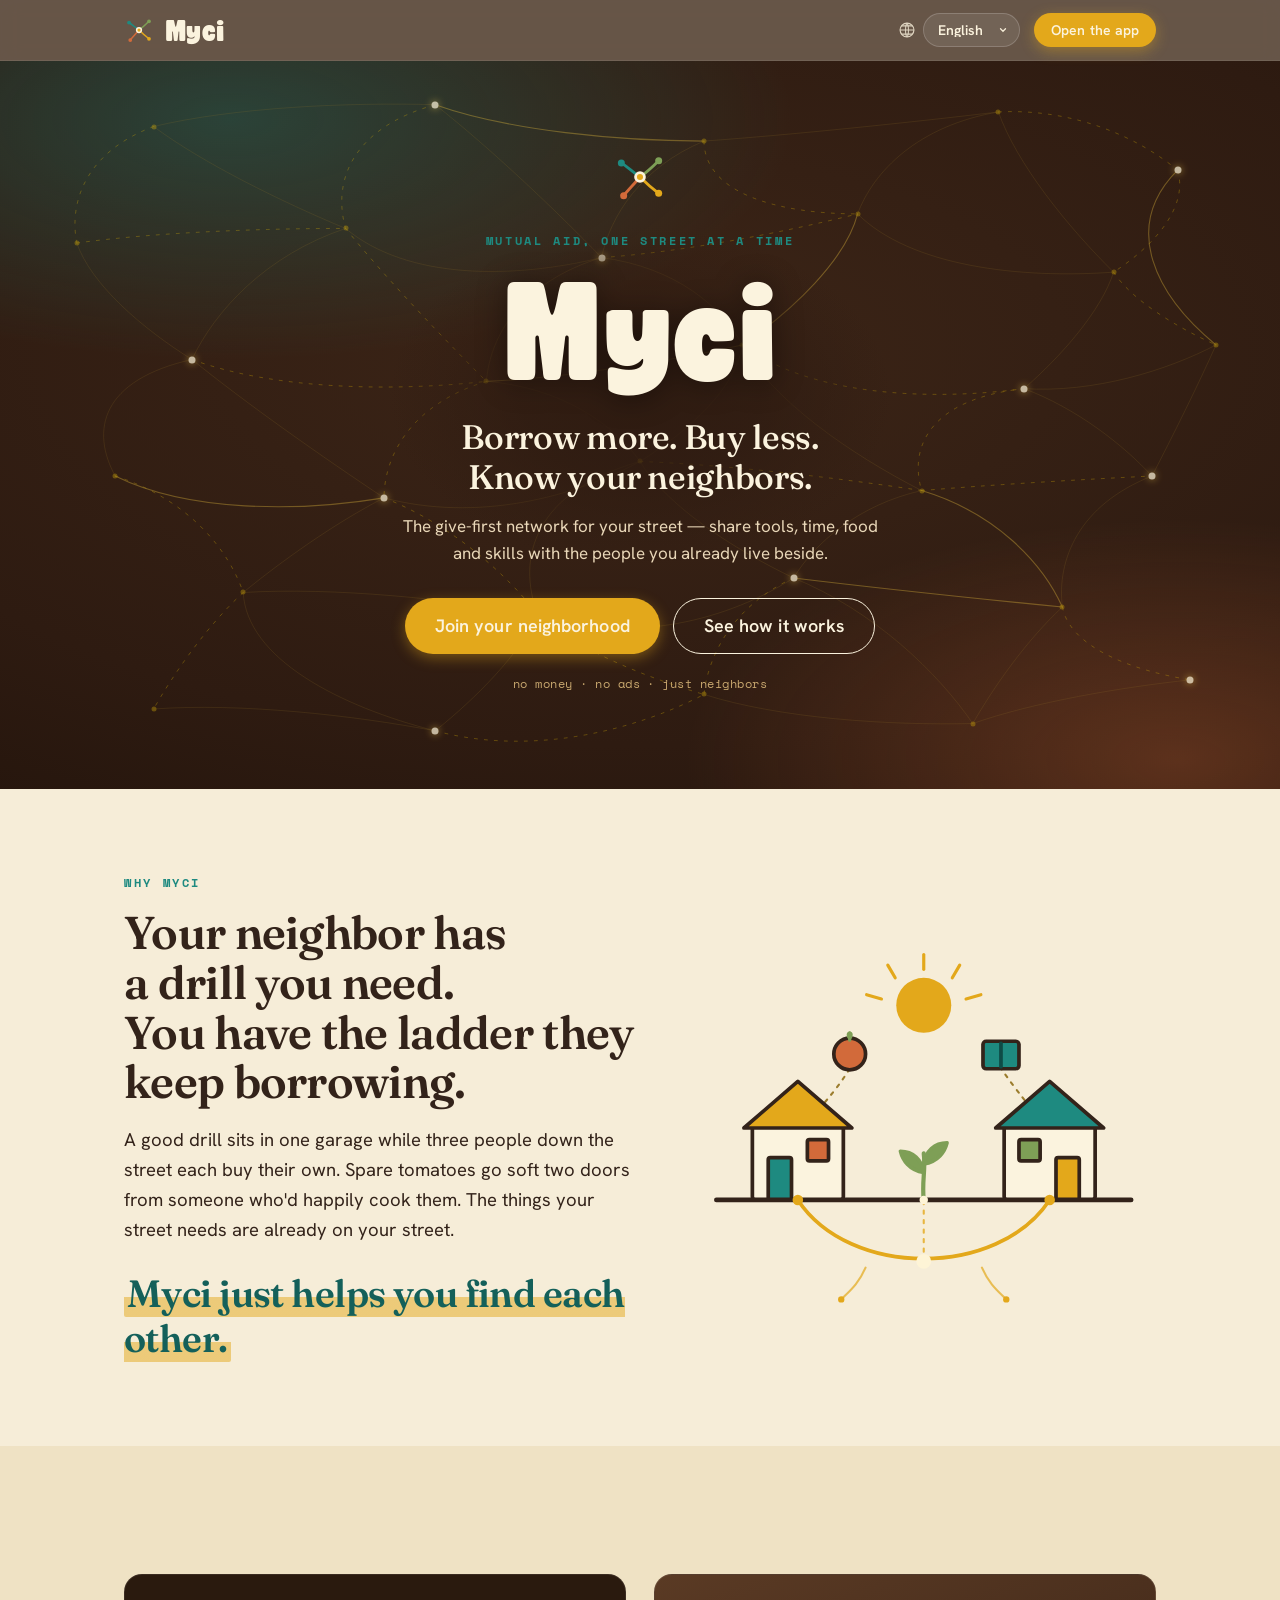
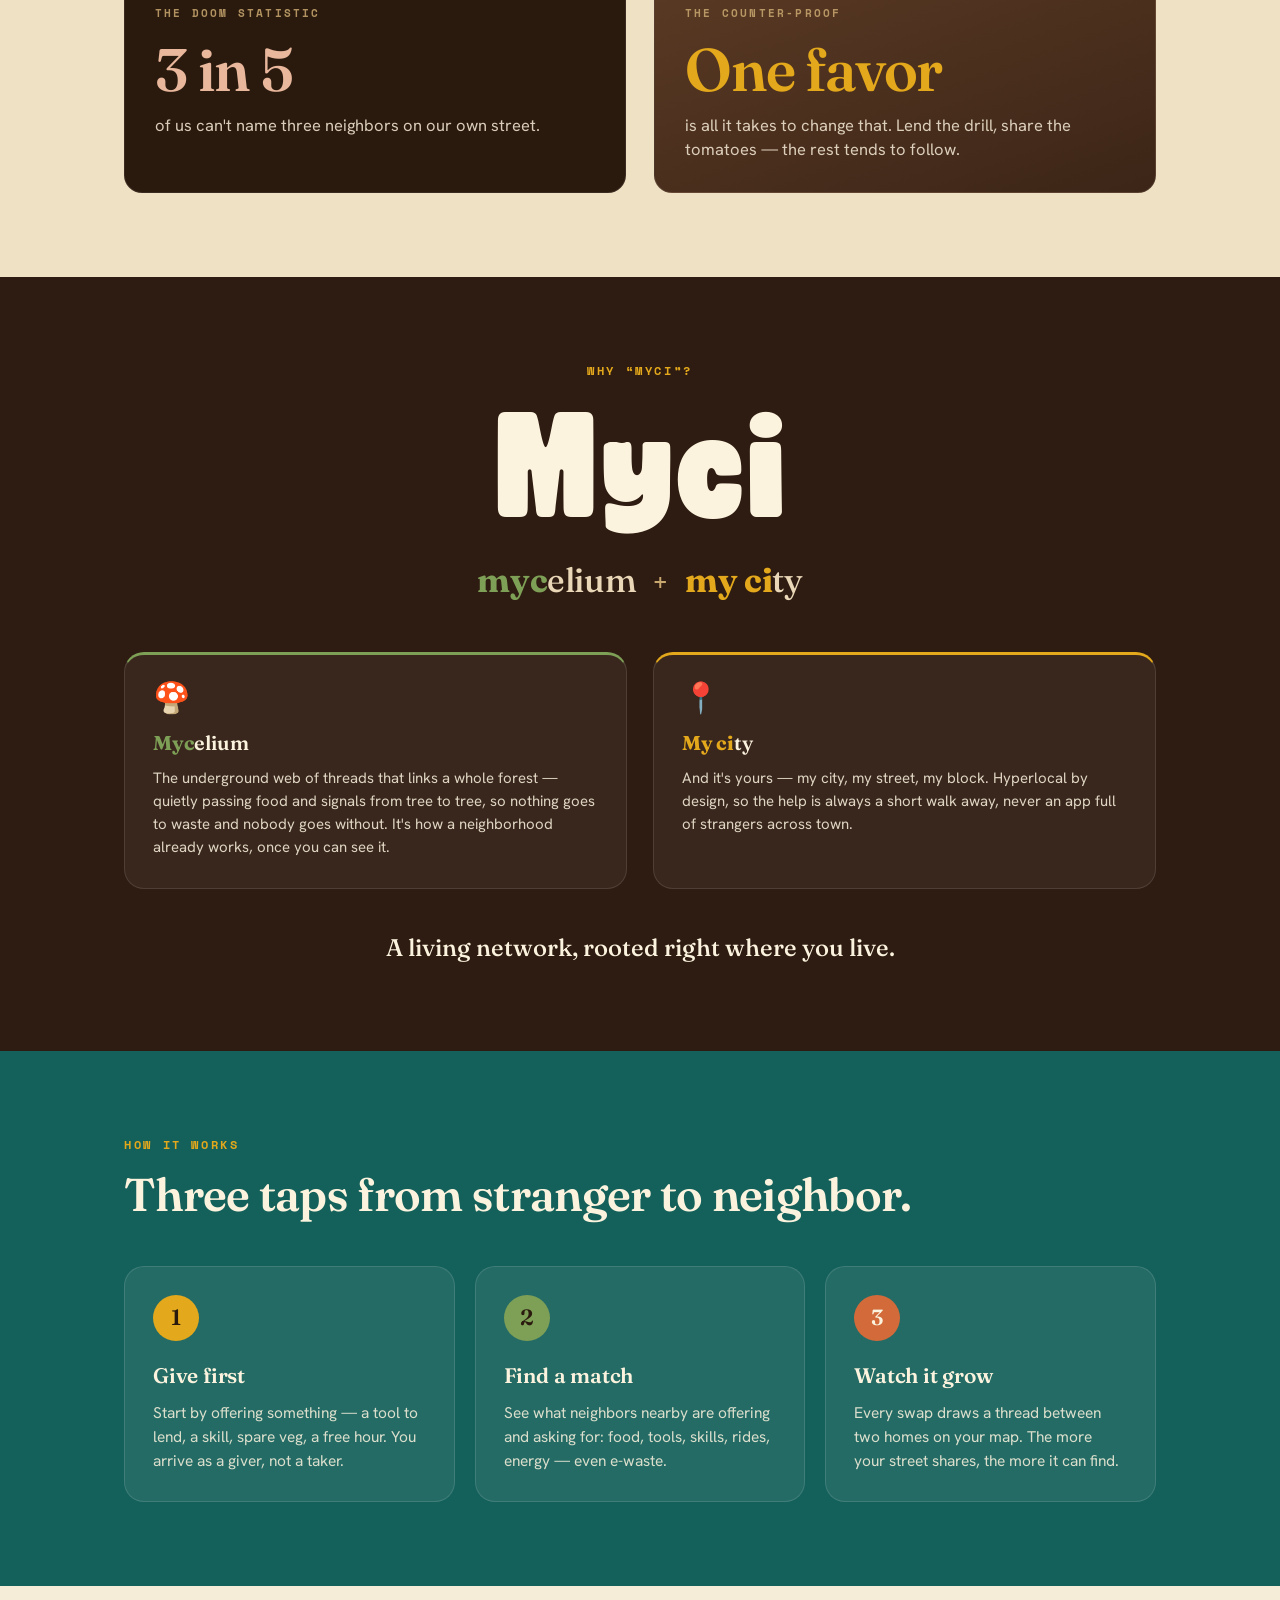
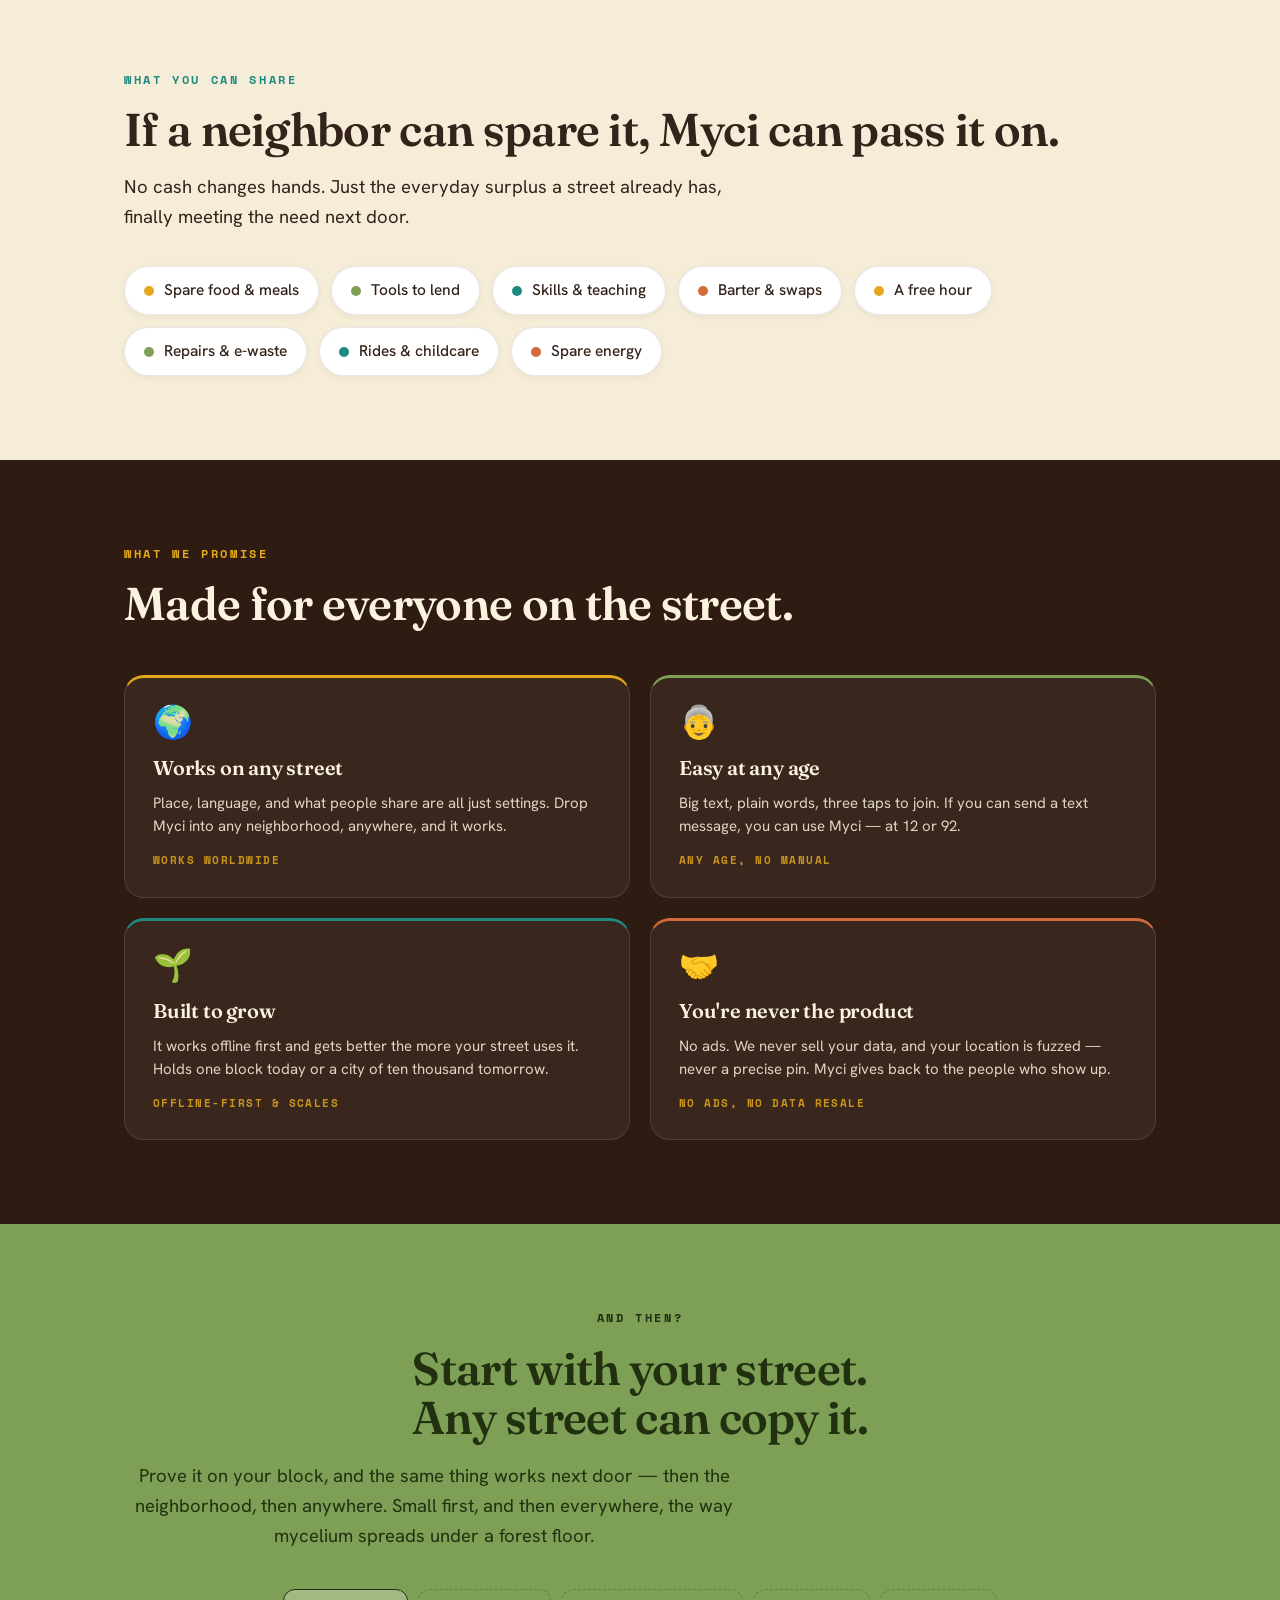
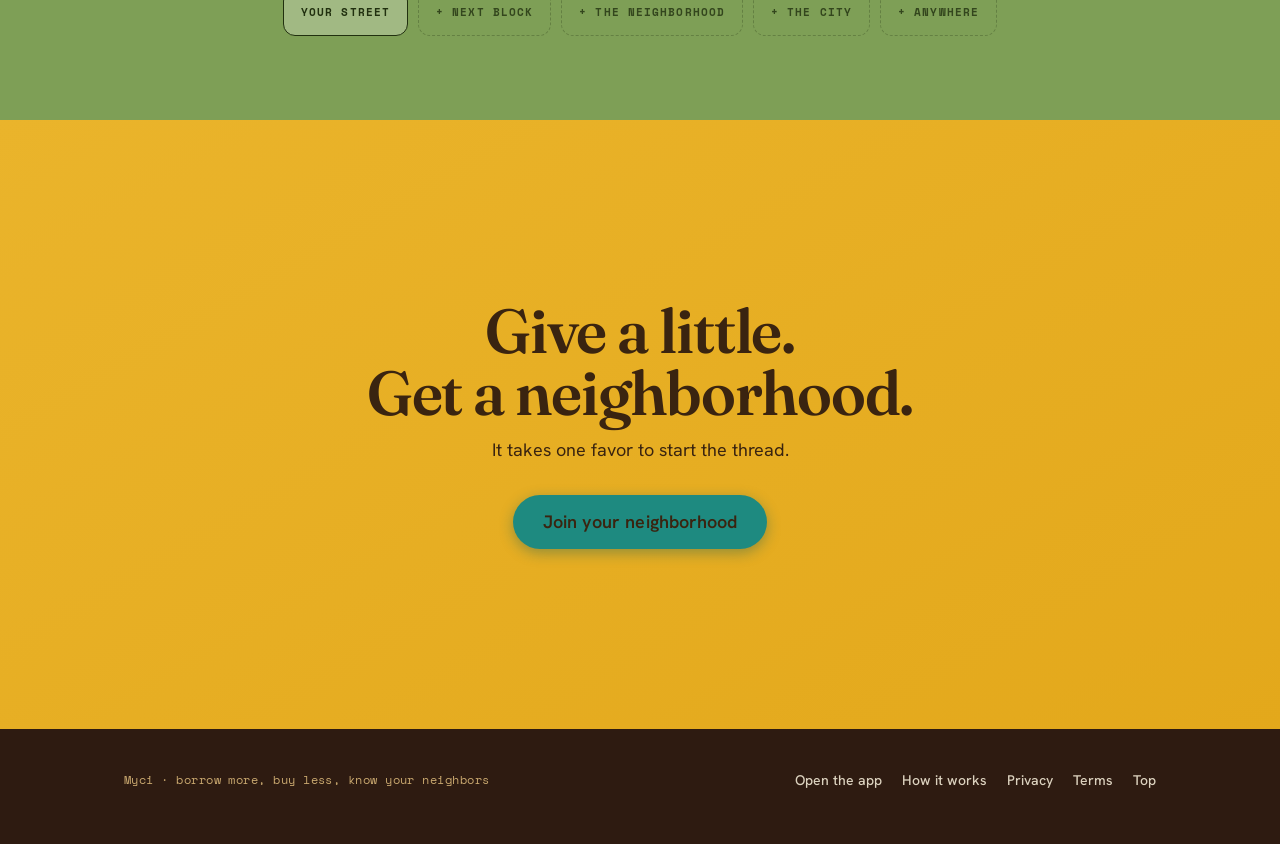
<file: myci/index.html>
<!DOCTYPE html>
<html lang="en">
<head>
<meta charset="UTF-8" />
<meta name="viewport" content="width=device-width, initial-scale=1.0" />
<title data-i18n="meta.title">Myci — borrow more, buy less, know your neighbors</title>
<meta name="description" data-i18n-attr="content=meta.desc" content="Myci is the give-first mutual-aid network for your street. Share tools, time, food and skills with the neighbors you already have. No money, no precise location, no ads." />

<meta property="og:title" content="Myci — borrow more, buy less, know your neighbors" />
<meta property="og:description" content="The give-first network for your street. Connect a surplus to a need on one block, then let it grow." />
<meta property="og:type" content="website" />

<link rel="preconnect" href="https://fonts.googleapis.com" />
<link rel="preconnect" href="https://fonts.gstatic.com" crossorigin />
<!-- Fraunces (display, soft 70s serif) · Hanken Grotesk (modern body/UI) · Space Mono (eyebrows) -->
<link href="https://fonts.googleapis.com/css2?family=Fraunces:opsz,wght@9..144,400;9..144,500;9..144,600;9..144,700&family=Hanken+Grotesk:wght@400;500;600;700&family=Space+Mono:wght@400;700&display=swap" rel="stylesheet" />

<link rel="stylesheet" href="globals.css" />
<style>html { scroll-behavior: smooth; }</style>
</head>
<body class="landing">

<a class="skip" href="#main" data-i18n="skip">Skip to content</a>

<!-- ── Header ───────────────────────────────────────────────────────────── -->
<header class="site-header">
  <div class="wrap">
    <a class="logo-lockup" href="/" aria-label="Myci home">
      <svg class="logo-mark" viewBox="0 0 48 48" fill="none" aria-hidden="true">
        <g stroke-linecap="round">
          <path d="M24 24 C18 20 13 15 8 12"   stroke="#1E8A80" stroke-width="2.4"/>
          <path d="M24 24 C31 19 36 14 40 10"  stroke="#7E9F56" stroke-width="2.4"/>
          <path d="M24 24 C19 30 14 35 10 40"  stroke="#D26A3A" stroke-width="2.4"/>
          <path d="M24 24 C31 31 36 35 40 38"  stroke="#E3A81B" stroke-width="2.4"/>
        </g>
        <g>
          <circle cx="8"  cy="12" r="3" fill="#1E8A80"/>
          <circle cx="40" cy="10" r="3" fill="#7E9F56"/>
          <circle cx="10" cy="40" r="3" fill="#D26A3A"/>
          <circle cx="40" cy="38" r="3" fill="#E3A81B"/>
          <circle cx="24" cy="24" r="5" fill="#FBF3DE"/>
          <circle cx="24" cy="24" r="2.6" fill="#E3A81B"/>
        </g>
      </svg>
      <span class="logo-word">Myci</span>
    </a>
    <div class="header-actions">
      <div data-lang-switch></div>
      <a class="btn btn-primary btn-sm" href="/app" data-i18n="nav.openApp">Open the app</a>
    </div>
  </div>
</header>

<main id="main">

  <!-- ── Hero ───────────────────────────────────────────────────────────── -->
  <section class="hero">
    <!-- Living mycelium mesh — same construction as the in-app MyceliumNet -->
    <div class="hero-net" id="heroNet" aria-hidden="true"></div>
    <div class="hero-veil" aria-hidden="true"></div>

    <div class="wrap">
      <span class="logo-lockup anim">
        <svg class="logo-mark floaty" viewBox="0 0 48 48" fill="none" aria-hidden="true">
          <g stroke-linecap="round">
            <path d="M24 24 C18 20 13 15 8 12"  stroke="#1E8A80" stroke-width="2.4"/>
            <path d="M24 24 C31 19 36 14 40 10" stroke="#7E9F56" stroke-width="2.4"/>
            <path d="M24 24 C19 30 14 35 10 40" stroke="#D26A3A" stroke-width="2.4"/>
            <path d="M24 24 C31 31 36 35 40 38" stroke="#E3A81B" stroke-width="2.4"/>
          </g>
          <g>
            <circle cx="8"  cy="12" r="3" fill="#1E8A80"/>
            <circle cx="40" cy="10" r="3" fill="#7E9F56"/>
            <circle cx="10" cy="40" r="3" fill="#D26A3A"/>
            <circle cx="40" cy="38" r="3" fill="#E3A81B"/>
            <circle cx="24" cy="24" r="5" fill="#FBF3DE"/>
            <circle cx="24" cy="24" r="2.6" fill="#E3A81B"/>
          </g>
        </svg>
      </span>
      <p class="eyebrow anim d1" data-i18n="hero.eyebrow">Mutual aid, one street at a time</p>
      <h1 class="anim d1">Myci</h1>
      <p class="tagline anim d2" data-i18n-html="hero.tagline">Borrow more. Buy less.<br />Know your neighbors.</p>
      <p class="subline anim d3" data-i18n="hero.subline">The give-first network for your street — share tools, time, food and skills with the people you already live beside.</p>
      <div class="hero-cta anim d4">
        <a class="btn btn-primary btn-lg" href="/app" data-i18n="hero.join">Join your neighborhood</a>
        <a class="btn btn-outline btn-lg" href="#how" data-i18n="hero.see">See how it works</a>
      </div>
      <p class="hero-note anim d5" data-i18n="hero.note">no money · no ads · just neighbors</p>
    </div>
  </section>

  <!-- ── Why ────────────────────────────────────────────────────────────── -->
  <section class="band band-paper">
    <div class="wrap split-grid">
      <div>
        <p class="eyebrow reveal" data-i18n="why.eyebrow">Why Myci</p>
        <h2 class="section-title reveal" style="--d:.05s" data-i18n-html="why.title">Your neighbor has a drill you need.<br />You have the ladder they keep borrowing.</h2>
        <p class="section-lead reveal" style="--d:.1s" data-i18n="why.lead">A good drill sits in one garage while three people down the street each buy their own. Spare tomatoes go soft two doors from someone who'd happily cook them. The things your street needs are already on your street.</p>
        <p class="punch-line reveal" style="--d:.18s" data-i18n-html="why.punch"><span class="hl">Myci just helps you find each other.</span></p>
      </div>

      <div class="reveal reveal-r" style="--d:.12s">
        <svg class="illus" viewBox="0 0 440 360" role="img" data-i18n-attr="aria-label=why.illusAlt" aria-label="Two houses on a street connected by an underground mycelium thread, sharing a tomato and a book">
          <g stroke="#33231A" stroke-width="3.5" stroke-linecap="round" stroke-linejoin="round">
            <!-- sun -->
            <g stroke="#E3A81B" stroke-width="3">
              <line x1="220" y1="26" x2="220" y2="40"/>
              <line x1="186" y1="36" x2="193" y2="48"/>
              <line x1="254" y1="36" x2="247" y2="48"/>
              <line x1="166" y1="64" x2="180" y2="68"/>
              <line x1="274" y1="64" x2="260" y2="68"/>
            </g>
            <circle cx="220" cy="74" r="26" fill="#E3A81B" stroke="none"/>

            <!-- floating shared things -->
            <g stroke-width="2" stroke="#9c7d2e" stroke-dasharray="3 6" fill="none">
              <path d="M150 134 C 135 158, 120 172, 110 186"/>
              <path d="M292 132 C 308 156, 322 170, 330 186"/>
            </g>
            <!-- tomato -->
            <circle cx="150" cy="120" r="15" fill="#D26A3A"/>
            <path d="M150 105 C 146 99, 154 99, 150 105" fill="#7E9F56" stroke="#7E9F56"/>
            <line x1="150" y1="100" x2="150" y2="107" stroke="#7E9F56" stroke-width="3"/>
            <!-- book -->
            <rect x="276" y="108" width="34" height="26" rx="3" fill="#1E8A80"/>
            <line x1="293" y1="110" x2="293" y2="132" stroke="#0e4b46"/>

            <!-- house A -->
            <rect x="58" y="188" width="86" height="70" rx="3" fill="#FBF3DE"/>
            <polygon points="50,190 101,146 152,190" fill="#E3A81B"/>
            <rect x="73" y="218" width="22" height="40" rx="2" fill="#1E8A80"/>
            <rect x="110" y="201" width="20" height="20" rx="2" fill="#D26A3A"/>

            <!-- house B -->
            <rect x="296" y="188" width="86" height="70" rx="3" fill="#FBF3DE"/>
            <polygon points="288,190 339,146 390,190" fill="#1E8A80"/>
            <rect x="345" y="218" width="22" height="40" rx="2" fill="#E3A81B"/>
            <rect x="310" y="201" width="20" height="20" rx="2" fill="#7E9F56"/>

            <!-- ground -->
            <line x1="24" y1="258" x2="416" y2="258" stroke-width="4.5"/>

            <!-- central sprout -->
            <path d="M220 258 C 218 240, 222 230, 220 214" fill="none" stroke="#7E9F56" stroke-width="4"/>
            <path d="M220 232 C 206 230, 200 220, 198 212 C 210 212, 218 220, 220 232 Z" fill="#7E9F56" stroke="#7E9F56"/>
            <path d="M220 224 C 234 222, 240 212, 242 204 C 230 204, 222 212, 220 224 Z" fill="#7E9F56" stroke="#7E9F56"/>
          </g>

          <!-- underground mycelium network (amber on soil) -->
          <g fill="none" stroke="#E3A81B" stroke-linecap="round">
            <path d="M101 258 C 150 332, 290 332, 339 258" stroke-width="3.5"/>
            <path d="M220 316 L 220 258" stroke-width="2" stroke-dasharray="3 6" stroke-opacity=".8"/>
            <path d="M165 322 C 158 338, 150 344, 142 352" stroke-width="2" stroke-opacity=".7"/>
            <path d="M275 322 C 282 338, 290 344, 298 352" stroke-width="2" stroke-opacity=".7"/>
          </g>
          <g>
            <circle cx="101" cy="258" r="5" fill="#E3A81B"/>
            <circle cx="339" cy="258" r="5" fill="#E3A81B"/>
            <circle cx="220" cy="316" r="7" fill="#FEF4D6"/>
            <circle cx="142" cy="352" r="3" fill="#E3A81B"/>
            <circle cx="298" cy="352" r="3" fill="#E3A81B"/>
            <circle cx="220" cy="258" r="4" fill="#FEF4D6"/>
          </g>
        </svg>
      </div>
    </div>
  </section>

  <!-- ── Doom stat → counter-proof (eyebrows kept on purpose) ───────────── -->
  <section class="band band-paper2">
    <div class="wrap">
      <div class="counter">
        <div class="stat-card stat-doom reveal reveal-l">
          <p class="stat-kicker" data-i18n="stat.doomKicker">The doom statistic</p>
          <p class="stat-big" data-i18n="stat.doomBig">3 in 5</p>
          <p class="stat-label" data-i18n="stat.doomLabel">of us can't name three neighbors on our own street.</p>
        </div>
        <div class="stat-card stat-proof reveal reveal-r" style="--d:.1s">
          <p class="stat-kicker" data-i18n="stat.proofKicker">The counter-proof</p>
          <p class="stat-big" data-i18n="stat.proofBig">One favor</p>
          <p class="stat-label" data-i18n="stat.proofLabel">is all it takes to change that. Lend the drill, share the tomatoes — the rest tends to follow.</p>
        </div>
      </div>
    </div>
  </section>

  <!-- ── Why the name "Myci" ────────────────────────────────────────────── -->
  <section class="band band-cocoa on-dark" id="name">
    <div class="wrap center">
      <p class="eyebrow reveal" data-i18n-html="name.eyebrow">Why &ldquo;Myci&rdquo;?</p>
      <div class="name-word reveal" style="--d:.05s" aria-label="Myci">Myci</div>
      <p class="name-blend reveal" style="--d:.1s">
        <span><b class="nb-myc">myc</b>elium</span>
        <span class="nb-plus">+</span>
        <span><b class="nb-city">my ci</b>ty</span>
      </p>
      <div class="name-cols">
        <article class="name-card reveal" style="--d:.05s">
          <div class="ico">🍄</div>
          <h3><b class="nb-myc">Myc</b>elium</h3>
          <p data-i18n="name.mycBody">The underground web of threads that links a whole forest — quietly passing food and signals from tree to tree, so nothing goes to waste and nobody goes without. It's how a neighborhood already works, once you can see it.</p>
        </article>
        <article class="name-card city reveal" style="--d:.12s">
          <div class="ico">📍</div>
          <h3><b class="nb-city">My ci</b>ty</h3>
          <p data-i18n="name.cityBody">And it's yours — my city, my street, my block. Hyperlocal by design, so the help is always a short walk away, never an app full of strangers across town.</p>
        </article>
      </div>
      <p class="name-foot reveal" style="--d:.18s" data-i18n="name.foot">A living network, rooted right where you live.</p>
    </div>
  </section>

  <!-- ── How it works ───────────────────────────────────────────────────── -->
  <section class="band band-teal on-dark" id="how">
    <div class="wrap">
      <p class="eyebrow reveal" data-i18n="how.eyebrow">How it works</p>
      <h2 class="section-title reveal" style="--d:.05s" data-i18n="how.title">Three taps from stranger to neighbor.</h2>
      <div class="steps">
        <article class="step reveal" style="--d:.05s">
          <div class="step-num">1</div>
          <h3 data-i18n="how.s1t">Give first</h3>
          <p data-i18n="how.s1b">Start by offering something — a tool to lend, a skill, spare veg, a free hour. You arrive as a giver, not a taker.</p>
        </article>
        <article class="step reveal" style="--d:.15s">
          <div class="step-num">2</div>
          <h3 data-i18n="how.s2t">Find a match</h3>
          <p data-i18n="how.s2b">See what neighbors nearby are offering and asking for: food, tools, skills, rides, energy — even e-waste.</p>
        </article>
        <article class="step reveal" style="--d:.25s">
          <div class="step-num">3</div>
          <h3 data-i18n="how.s3t">Watch it grow</h3>
          <p data-i18n="how.s3b">Every swap draws a thread between two homes on your map. The more your street shares, the more it can find.</p>
        </article>
      </div>
    </div>
  </section>

  <!-- ── What you can share ─────────────────────────────────────────────── -->
  <section class="band band-paper">
    <div class="wrap">
      <p class="eyebrow reveal" data-i18n="share.eyebrow">What you can share</p>
      <h2 class="section-title reveal" style="--d:.05s" data-i18n="share.title">If a neighbor can spare it, Myci can pass it on.</h2>
      <p class="section-lead reveal" style="--d:.1s" data-i18n="share.lead">No cash changes hands. Just the everyday surplus a street already has, finally meeting the need next door.</p>
      <div class="chips reveal" style="--d:.15s">
        <span class="chip"><span class="dot" style="background:#E3A81B"></span><span data-i18n="share.c1">Spare food &amp; meals</span></span>
        <span class="chip"><span class="dot" style="background:#7E9F56"></span><span data-i18n="share.c2">Tools to lend</span></span>
        <span class="chip"><span class="dot" style="background:#1E8A80"></span><span data-i18n="share.c3">Skills &amp; teaching</span></span>
        <span class="chip"><span class="dot" style="background:#D26A3A"></span><span data-i18n="share.c4">Barter &amp; swaps</span></span>
        <span class="chip"><span class="dot" style="background:#E3A81B"></span><span data-i18n="share.c5">A free hour</span></span>
        <span class="chip"><span class="dot" style="background:#7E9F56"></span><span data-i18n="share.c6">Repairs &amp; e-waste</span></span>
        <span class="chip"><span class="dot" style="background:#1E8A80"></span><span data-i18n="share.c7">Rides &amp; childcare</span></span>
        <span class="chip"><span class="dot" style="background:#D26A3A"></span><span data-i18n="share.c8">Spare energy</span></span>
      </div>
    </div>
  </section>

  <!-- ── Promises (the four criteria, said plainly) ─────────────────────── -->
  <section class="band band-cocoa on-dark">
    <div class="wrap">
      <p class="eyebrow reveal" data-i18n="promise.eyebrow">What we promise</p>
      <h2 class="section-title reveal" style="--d:.05s" data-i18n="promise.title">Made for everyone on the street.</h2>
      <div class="principles">
        <article class="principle reveal" style="--d:.05s">
          <div class="ico">🌍</div>
          <h3 data-i18n="promise.p1t">Works on any street</h3>
          <p data-i18n="promise.p1b">Place, language, and what people share are all just settings. Drop Myci into any neighborhood, anywhere, and it works.</p>
          <p class="tick" data-i18n="promise.p1k">Works worldwide</p>
        </article>
        <article class="principle reveal" style="--d:.12s">
          <div class="ico">👵</div>
          <h3 data-i18n="promise.p2t">Easy at any age</h3>
          <p data-i18n="promise.p2b">Big text, plain words, three taps to join. If you can send a text message, you can use Myci — at 12 or 92.</p>
          <p class="tick" data-i18n="promise.p2k">Any age, no manual</p>
        </article>
        <article class="principle reveal" style="--d:.19s">
          <div class="ico">🌱</div>
          <h3 data-i18n="promise.p3t">Built to grow</h3>
          <p data-i18n="promise.p3b">It works offline first and gets better the more your street uses it. Holds one block today or a city of ten thousand tomorrow.</p>
          <p class="tick" data-i18n="promise.p3k">Offline-first &amp; scales</p>
        </article>
        <article class="principle reveal" style="--d:.26s">
          <div class="ico">🤝</div>
          <h3 data-i18n="promise.p4t">You're never the product</h3>
          <p data-i18n="promise.p4b">No ads. We never sell your data, and your location is fuzzed — never a precise pin. Myci gives back to the people who show up.</p>
          <p class="tick" data-i18n="promise.p4k">No ads, no data resale</p>
        </article>
      </div>
    </div>
  </section>

  <!-- ── One street → every street ──────────────────────────────────────── -->
  <section class="band band-green">
    <div class="wrap pattern">
      <p class="eyebrow reveal" style="color:#21300F" data-i18n="pattern.eyebrow">And then?</p>
      <h2 class="section-title reveal" style="--d:.05s" data-i18n-html="pattern.title">Start with your street.<br />Any street can copy it.</h2>
      <p class="section-lead center reveal" style="--d:.1s" data-i18n="pattern.lead">Prove it on your block, and the same thing works next door — then the neighborhood, then anywhere. Small first, and then everywhere, the way mycelium spreads under a forest floor.</p>
      <div class="grid-streets reveal" style="--d:.15s">
        <span class="tile lit" data-i18n="pattern.t1">Your street</span>
        <span class="tile" data-i18n="pattern.t2">+ next block</span>
        <span class="tile" data-i18n="pattern.t3">+ the neighborhood</span>
        <span class="tile" data-i18n="pattern.t4">+ the city</span>
        <span class="tile" data-i18n="pattern.t5">+ anywhere</span>
      </div>
    </div>
  </section>

  <!-- ── Final CTA ──────────────────────────────────────────────────────── -->
  <section class="band band-amber">
    <div class="wrap final">
      <h2 class="reveal" data-i18n-html="final.title">Give a little.<br />Get a neighborhood.</h2>
      <p class="reveal" style="--d:.08s" data-i18n="final.sub">It takes one favor to start the thread.</p>
      <a class="btn btn-teal btn-lg reveal" style="--d:.16s" href="/app" data-i18n="final.cta">Join your neighborhood</a>
    </div>
  </section>

</main>

<!-- ── Footer ───────────────────────────────────────────────────────────── -->
<footer class="site-footer">
  <div class="wrap">
    <span class="muted" data-i18n="footer.tagline">Myci · borrow more, buy less, know your neighbors</span>
    <nav class="links" aria-label="Footer">
      <a href="/app" data-i18n="footer.openApp">Open the app</a>
      <a href="#how" data-i18n="footer.how">How it works</a>
      <a href="/privacy" data-i18n="footer.privacy">Privacy</a>
      <a href="/terms" data-i18n="footer.terms">Terms</a>
      <a href="#main" data-i18n="footer.top">Top</a>
    </nav>
  </div>
</footer>

<script>
  // ── Living mycelium mesh — a faithful port of the app's MyceliumNet
  // (myci-screens-intro.jsx): same node layout, nearest-neighbour edges,
  // threadPath geometry, dashed amber "flow" threads and pulsing nodes.
  (function buildNet() {
    var host = document.getElementById('heroNet');
    if (!host) return;

    function threadPath(x1, y1, x2, y2, seed) {
      var dx = x2 - x1, dy = y2 - y1;
      var len = Math.hypot(dx, dy) || 1;
      var nx = -dy / len, ny = dx / len;
      var wobble = ((seed * 37) % 10) - 5;
      var off = (len * 0.10) + wobble;
      var c1x = x1 + dx * 0.3 + nx * off, c1y = y1 + dy * 0.3 + ny * off;
      var c2x = x1 + dx * 0.7 + nx * off * 0.7, c2y = y1 + dy * 0.7 + ny * off * 0.7;
      return 'M ' + x1 + ' ' + y1 + ' C ' + c1x + ' ' + c1y + ', ' + c2x + ' ' + c2y + ', ' + x2 + ' ' + y2;
    }

    var nodes = [
      [12,9],[34,6],[55,11],[78,7],[92,15],
      [6,25],[27,23],[47,27],[67,21],[87,29],
      [15,41],[38,44],[58,39],[80,45],[95,39],
      [9,57],[30,60],[50,55],[72,59],[90,57],
      [19,73],[42,76],[62,71],[83,75],
      [12,89],[34,92],[55,87],[76,91],[93,85]
    ];
    var edges = [], TH = 25;
    for (var i = 0; i < nodes.length; i++) {
      var cand = [];
      for (var j = i + 1; j < nodes.length; j++) {
        var d = Math.hypot(nodes[i][0] - nodes[j][0], nodes[i][1] - nodes[j][1]);
        if (d < TH) cand.push([j, d]);
      }
      cand.sort(function (a, b) { return a[1] - b[1]; });
      cand.slice(0, 3).forEach(function (c) { edges.push([i, c[0]]); });
    }

    var paths = edges.map(function (e, i) {
      var a = e[0], b = e[1];
      var d = threadPath(nodes[a][0], nodes[a][1], nodes[b][0], nodes[b][1], i + 1);
      var grow = i % 9 === 4;
      var flow = !grow && i % 3 === 0;
      if (grow) return '<path class="myc-grow" d="' + d + '" fill="none" stroke="#E6BE3E" stroke-width="1.1" stroke-linecap="round" vector-effect="non-scaling-stroke" style="stroke-dasharray:560;stroke-dashoffset:0;opacity:.5;animation-delay:' + ((i % 7) * 1.7) + 's"/>';
      if (flow) return '<path class="myc-flow" d="' + d + '" fill="none" stroke="#D6AD08" stroke-opacity=".45" stroke-width="1" stroke-linecap="round" stroke-dasharray="3 7" vector-effect="non-scaling-stroke" style="animation-duration:' + (3.2 + (i % 5) * 0.9) + 's"/>';
      return '<path d="' + d + '" fill="none" stroke="#9c7d2e" stroke-opacity=".28" stroke-width="0.85" stroke-linecap="round" vector-effect="non-scaling-stroke"/>';
    }).join('');

    var svg = '<svg viewBox="0 0 100 100" preserveAspectRatio="none" style="position:absolute;inset:0;width:100%;height:100%;overflow:visible">' + paths + '</svg>';

    var dots = nodes.map(function (n, i) {
      var lit = i % 3 === 1;
      var s = lit ? 7 : 5;
      var style = 'position:absolute;left:' + n[0] + '%;top:' + n[1] + '%;width:' + s + 'px;height:' + s + 'px;'
        + 'border-radius:50%;transform:translate(-50%,-50%);'
        + 'background:' + (lit ? '#FEF4D6' : '#D6AD08') + ';'
        + 'opacity:' + (lit ? 1 : 0.5) + ';'
        + (lit ? 'box-shadow:0 0 7px 1px #f2c94c88;animation:nodePulse 3.6s ease-in-out infinite;animation-delay:' + ((i % 9) * 0.5) + 's;' : '');
      return '<div style="' + style + '"></div>';
    }).join('');

    host.innerHTML = svg + dots;
  })();
</script>

<script>
  // Scroll-reveal — progressive enhancement; the page is complete without JS.
  (function () {
    var els = document.querySelectorAll('.reveal');
    if (!('IntersectionObserver' in window) ||
        (window.matchMedia && matchMedia('(prefers-reduced-motion: reduce)').matches)) {
      els.forEach(function (el) { el.classList.add('is-visible'); });
      return;
    }
    var io = new IntersectionObserver(function (entries) {
      entries.forEach(function (e) {
        if (e.isIntersecting) { e.target.classList.add('is-visible'); io.unobserve(e.target); }
      });
    }, { threshold: 0.15, rootMargin: '0px 0px -8% 0px' });
    els.forEach(function (el) { io.observe(el); });
  })();
</script>

<!-- Public-page i18n + language switcher (shares the app's myci.lang) -->
<script src="landing-i18n.js"></script>
</body>
</html>
</file>
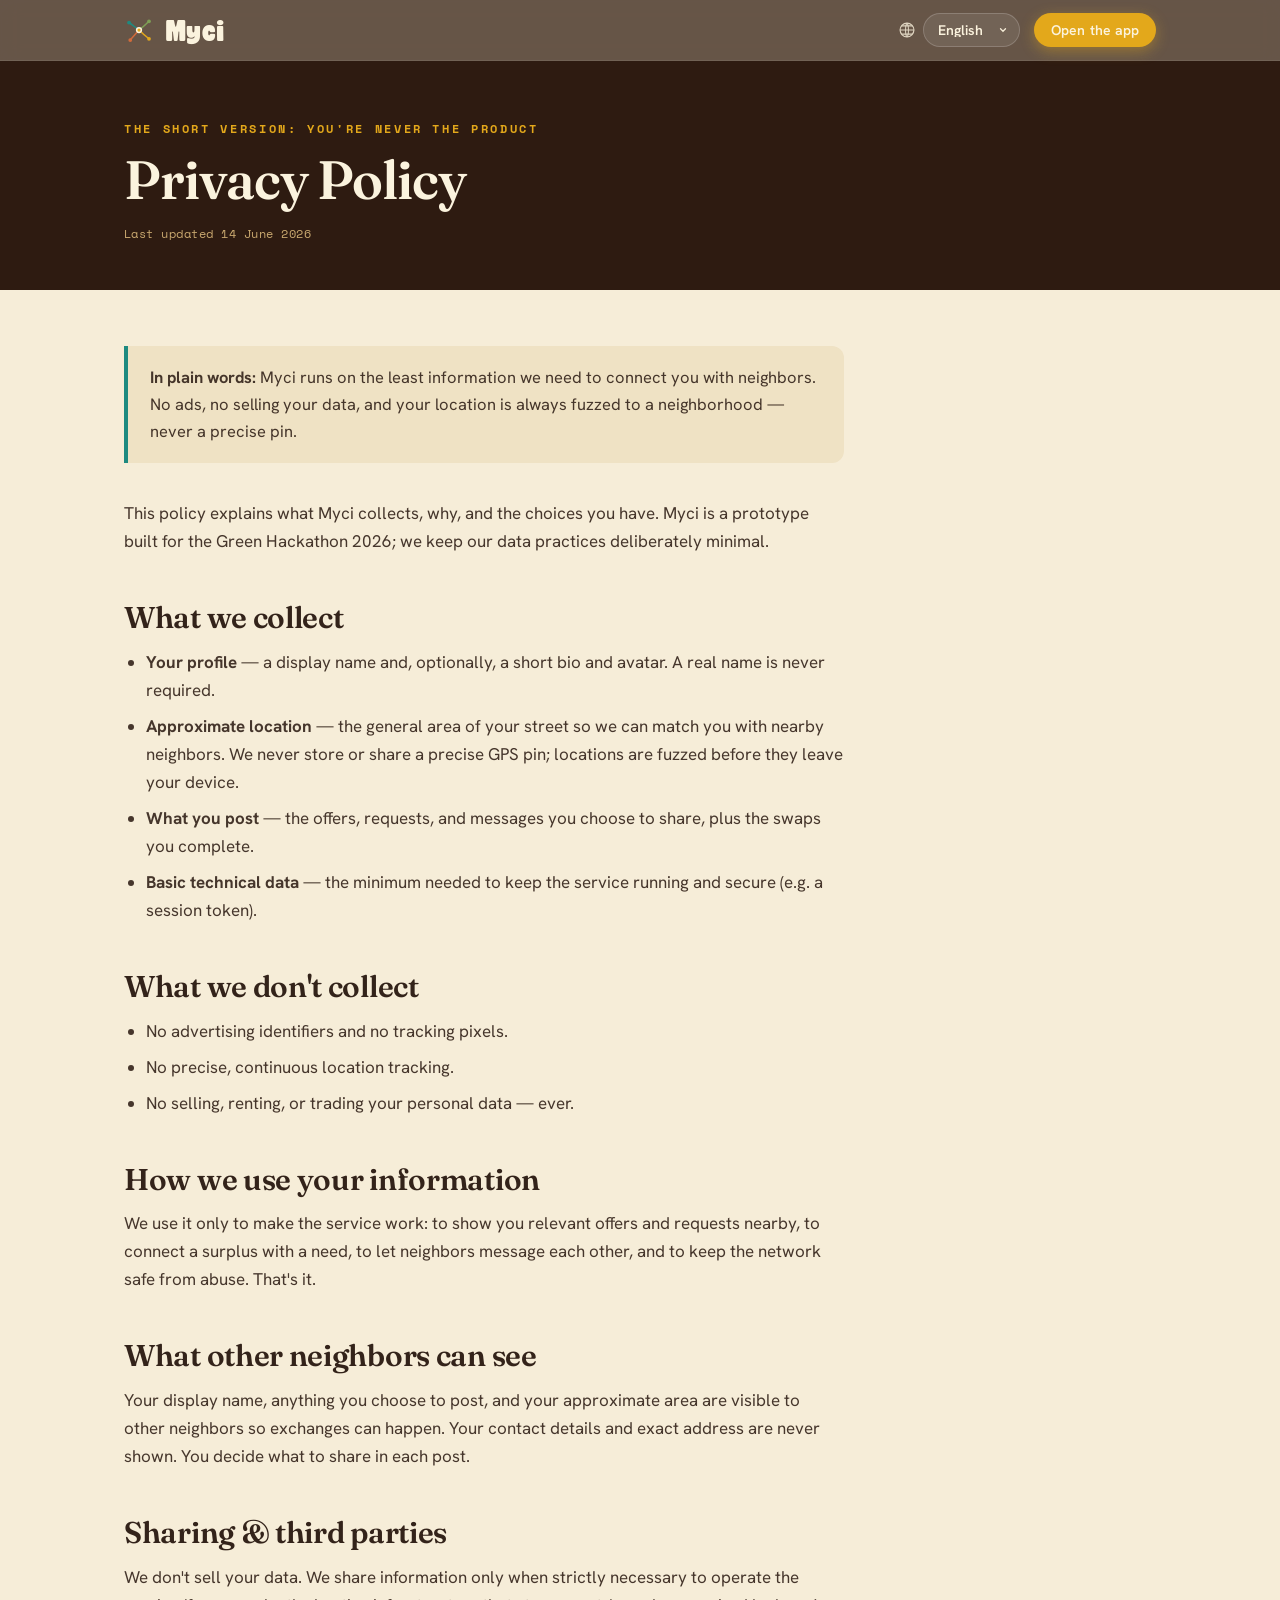
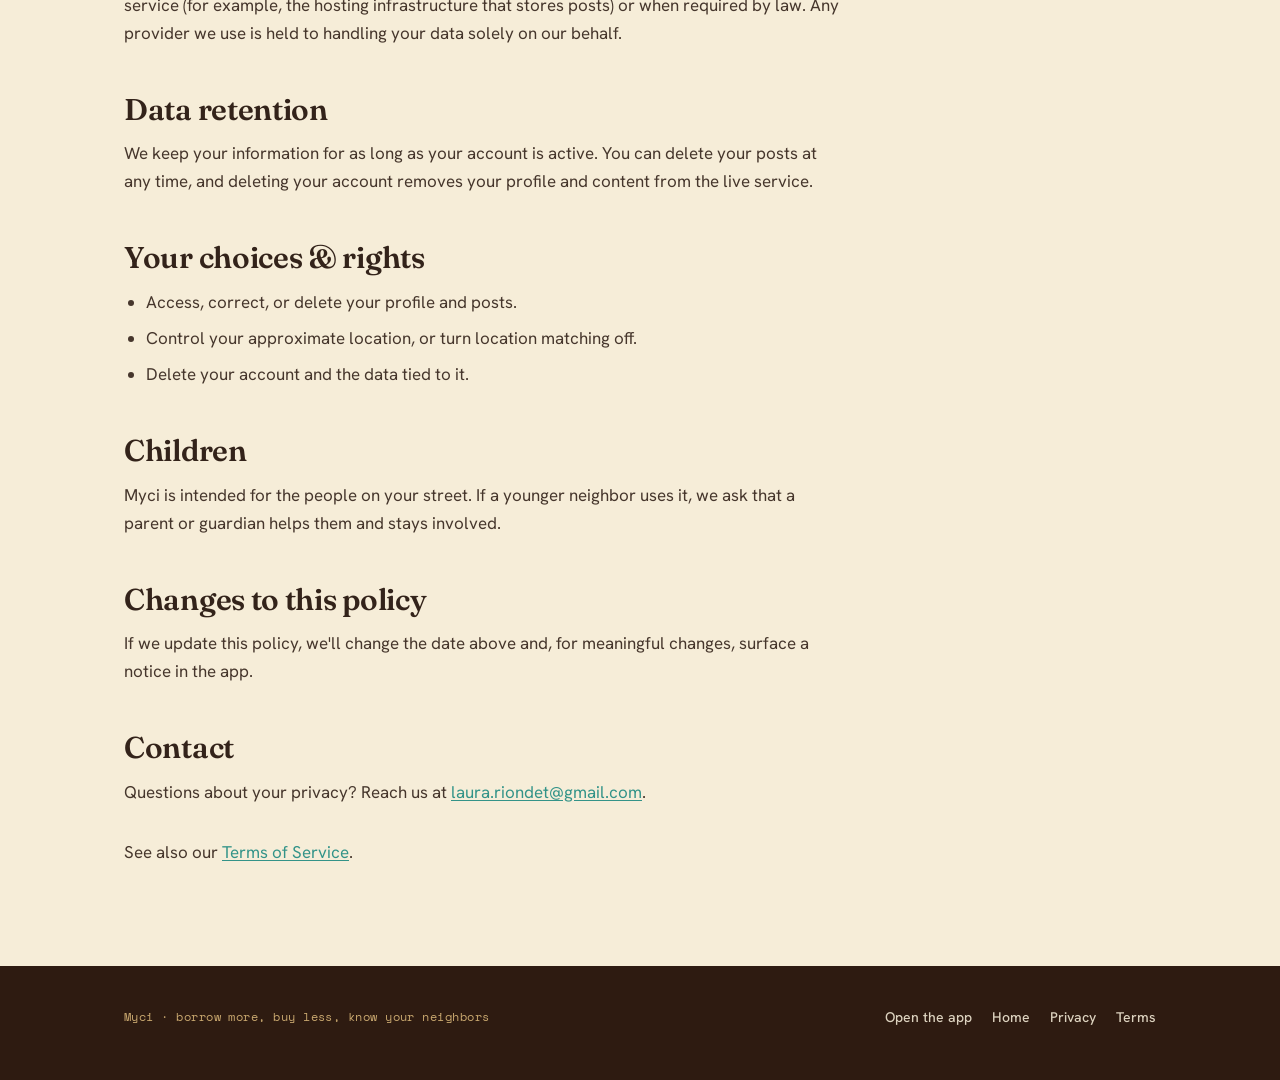
<file: myci/privacy.html>
<!DOCTYPE html>
<html lang="en">
<head>
<meta charset="UTF-8" />
<meta name="viewport" content="width=device-width, initial-scale=1.0" />
<title data-i18n="pp.metaTitle">Privacy Policy — Myci</title>
<meta name="description" data-i18n-attr="content=pp.metaDesc" content="How Myci handles your data: no ads, no data resale, fuzzed location, and the least information we need to connect neighbors." />
<meta name="robots" content="index, follow" />

<link rel="preconnect" href="https://fonts.googleapis.com" />
<link rel="preconnect" href="https://fonts.gstatic.com" crossorigin />
<link href="https://fonts.googleapis.com/css2?family=Fraunces:opsz,wght@9..144,400;9..144,500;9..144,600;9..144,700&family=Hanken+Grotesk:wght@400;500;600;700&family=Space+Mono:wght@400;700&display=swap" rel="stylesheet" />

<link rel="stylesheet" href="globals.css" />
<style>html { scroll-behavior: smooth; }</style>
</head>
<body class="landing">

<a class="skip" href="#main" data-i18n="skip">Skip to content</a>

<!-- ── Header ───────────────────────────────────────────────────────────── -->
<header class="site-header">
  <div class="wrap">
    <a class="logo-lockup" href="/" aria-label="Myci home">
      <svg class="logo-mark" viewBox="0 0 48 48" fill="none" aria-hidden="true">
        <g stroke-linecap="round">
          <path d="M24 24 C18 20 13 15 8 12"   stroke="#1E8A80" stroke-width="2.4"/>
          <path d="M24 24 C31 19 36 14 40 10"  stroke="#7E9F56" stroke-width="2.4"/>
          <path d="M24 24 C19 30 14 35 10 40"  stroke="#D26A3A" stroke-width="2.4"/>
          <path d="M24 24 C31 31 36 35 40 38"  stroke="#E3A81B" stroke-width="2.4"/>
        </g>
        <g>
          <circle cx="8"  cy="12" r="3" fill="#1E8A80"/>
          <circle cx="40" cy="10" r="3" fill="#7E9F56"/>
          <circle cx="10" cy="40" r="3" fill="#D26A3A"/>
          <circle cx="40" cy="38" r="3" fill="#E3A81B"/>
          <circle cx="24" cy="24" r="5" fill="#FBF3DE"/>
          <circle cx="24" cy="24" r="2.6" fill="#E3A81B"/>
        </g>
      </svg>
      <span class="logo-word">Myci</span>
    </a>
    <div class="header-actions">
      <div data-lang-switch></div>
      <a class="btn btn-primary btn-sm" href="/app" data-i18n="nav.openApp">Open the app</a>
    </div>
  </div>
</header>

<main id="main">

  <!-- ── Title ──────────────────────────────────────────────────────────── -->
  <section class="legal-hero">
    <div class="wrap">
      <p class="eyebrow" data-i18n="pp.eyebrow">The short version: you're never the product</p>
      <h1 data-i18n="pp.h1">Privacy Policy</h1>
      <p class="updated" data-i18n="pp.updated">Last updated 14 June 2026</p>
    </div>
  </section>

  <!-- ── Body ───────────────────────────────────────────────────────────── -->
  <section class="legal">
    <div class="wrap">
      <article class="prose">

        <div class="tldr">
          <p data-i18n-html="pp.tldr"><strong>In plain words:</strong> Myci runs on the least information we need to connect you with neighbors. No ads, no selling your data, and your location is always fuzzed to a neighborhood — never a precise pin.</p>
        </div>

        <p class="lead" data-i18n="pp.lead">This policy explains what Myci collects, why, and the choices you have. Myci is a prototype built for the Green Hackathon 2026; we keep our data practices deliberately minimal.</p>

        <h2 data-i18n="pp.h2collect">What we collect</h2>
        <ul>
          <li data-i18n-html="pp.collect1"><strong>Your profile</strong> — a display name and, optionally, a short bio and avatar. A real name is never required.</li>
          <li data-i18n-html="pp.collect2"><strong>Approximate location</strong> — the general area of your street so we can match you with nearby neighbors. We never store or share a precise GPS pin; locations are fuzzed before they leave your device.</li>
          <li data-i18n-html="pp.collect3"><strong>What you post</strong> — the offers, requests, and messages you choose to share, plus the swaps you complete.</li>
          <li data-i18n-html="pp.collect4"><strong>Basic technical data</strong> — the minimum needed to keep the service running and secure (e.g. a session token).</li>
        </ul>

        <h2 data-i18n="pp.h2dont">What we don't collect</h2>
        <ul>
          <li data-i18n="pp.dont1">No advertising identifiers and no tracking pixels.</li>
          <li data-i18n="pp.dont2">No precise, continuous location tracking.</li>
          <li data-i18n="pp.dont3">No selling, renting, or trading your personal data — ever.</li>
        </ul>

        <h2 data-i18n="pp.h2use">How we use your information</h2>
        <p data-i18n="pp.use">We use it only to make the service work: to show you relevant offers and requests nearby, to connect a surplus with a need, to let neighbors message each other, and to keep the network safe from abuse. That's it.</p>

        <h2 data-i18n="pp.h2see">What other neighbors can see</h2>
        <p data-i18n="pp.see">Your display name, anything you choose to post, and your approximate area are visible to other neighbors so exchanges can happen. Your contact details and exact address are never shown. You decide what to share in each post.</p>

        <h2 data-i18n="pp.h2share">Sharing &amp; third parties</h2>
        <p data-i18n="pp.share">We don't sell your data. We share information only when strictly necessary to operate the service (for example, the hosting infrastructure that stores posts) or when required by law. Any provider we use is held to handling your data solely on our behalf.</p>

        <h2 data-i18n="pp.h2retention">Data retention</h2>
        <p data-i18n="pp.retention">We keep your information for as long as your account is active. You can delete your posts at any time, and deleting your account removes your profile and content from the live service.</p>

        <h2 data-i18n="pp.h2rights">Your choices &amp; rights</h2>
        <ul>
          <li data-i18n="pp.rights1">Access, correct, or delete your profile and posts.</li>
          <li data-i18n="pp.rights2">Control your approximate location, or turn location matching off.</li>
          <li data-i18n="pp.rights3">Delete your account and the data tied to it.</li>
        </ul>

        <h2 data-i18n="pp.h2children">Children</h2>
        <p data-i18n="pp.children">Myci is intended for the people on your street. If a younger neighbor uses it, we ask that a parent or guardian helps them and stays involved.</p>

        <h2 data-i18n="pp.h2changes">Changes to this policy</h2>
        <p data-i18n="pp.changes">If we update this policy, we'll change the date above and, for meaningful changes, surface a notice in the app.</p>

        <h2 data-i18n="pp.h2contact">Contact</h2>
        <p data-i18n-html="pp.contact">Questions about your privacy? Reach us at <a href="mailto:laura.riondet@gmail.com">laura.riondet@gmail.com</a>.</p>

        <p style="margin-top:32px;" data-i18n-html="pp.seealso">See also our <a href="/terms">Terms of Service</a>.</p>

      </article>
    </div>
  </section>

</main>

<!-- ── Footer ───────────────────────────────────────────────────────────── -->
<footer class="site-footer">
  <div class="wrap">
    <span class="muted" data-i18n="footer.tagline">Myci · borrow more, buy less, know your neighbors</span>
    <nav class="links" aria-label="Footer">
      <a href="/app" data-i18n="footer.openApp">Open the app</a>
      <a href="/" data-i18n="footer.home">Home</a>
      <a href="/privacy" data-i18n="footer.privacy">Privacy</a>
      <a href="/terms" data-i18n="footer.terms">Terms</a>
    </nav>
  </div>
</footer>

<!-- Public-page i18n + language switcher (shares the app's myci.lang) -->
<script src="landing-i18n.js"></script>
</body>
</html>
</file>
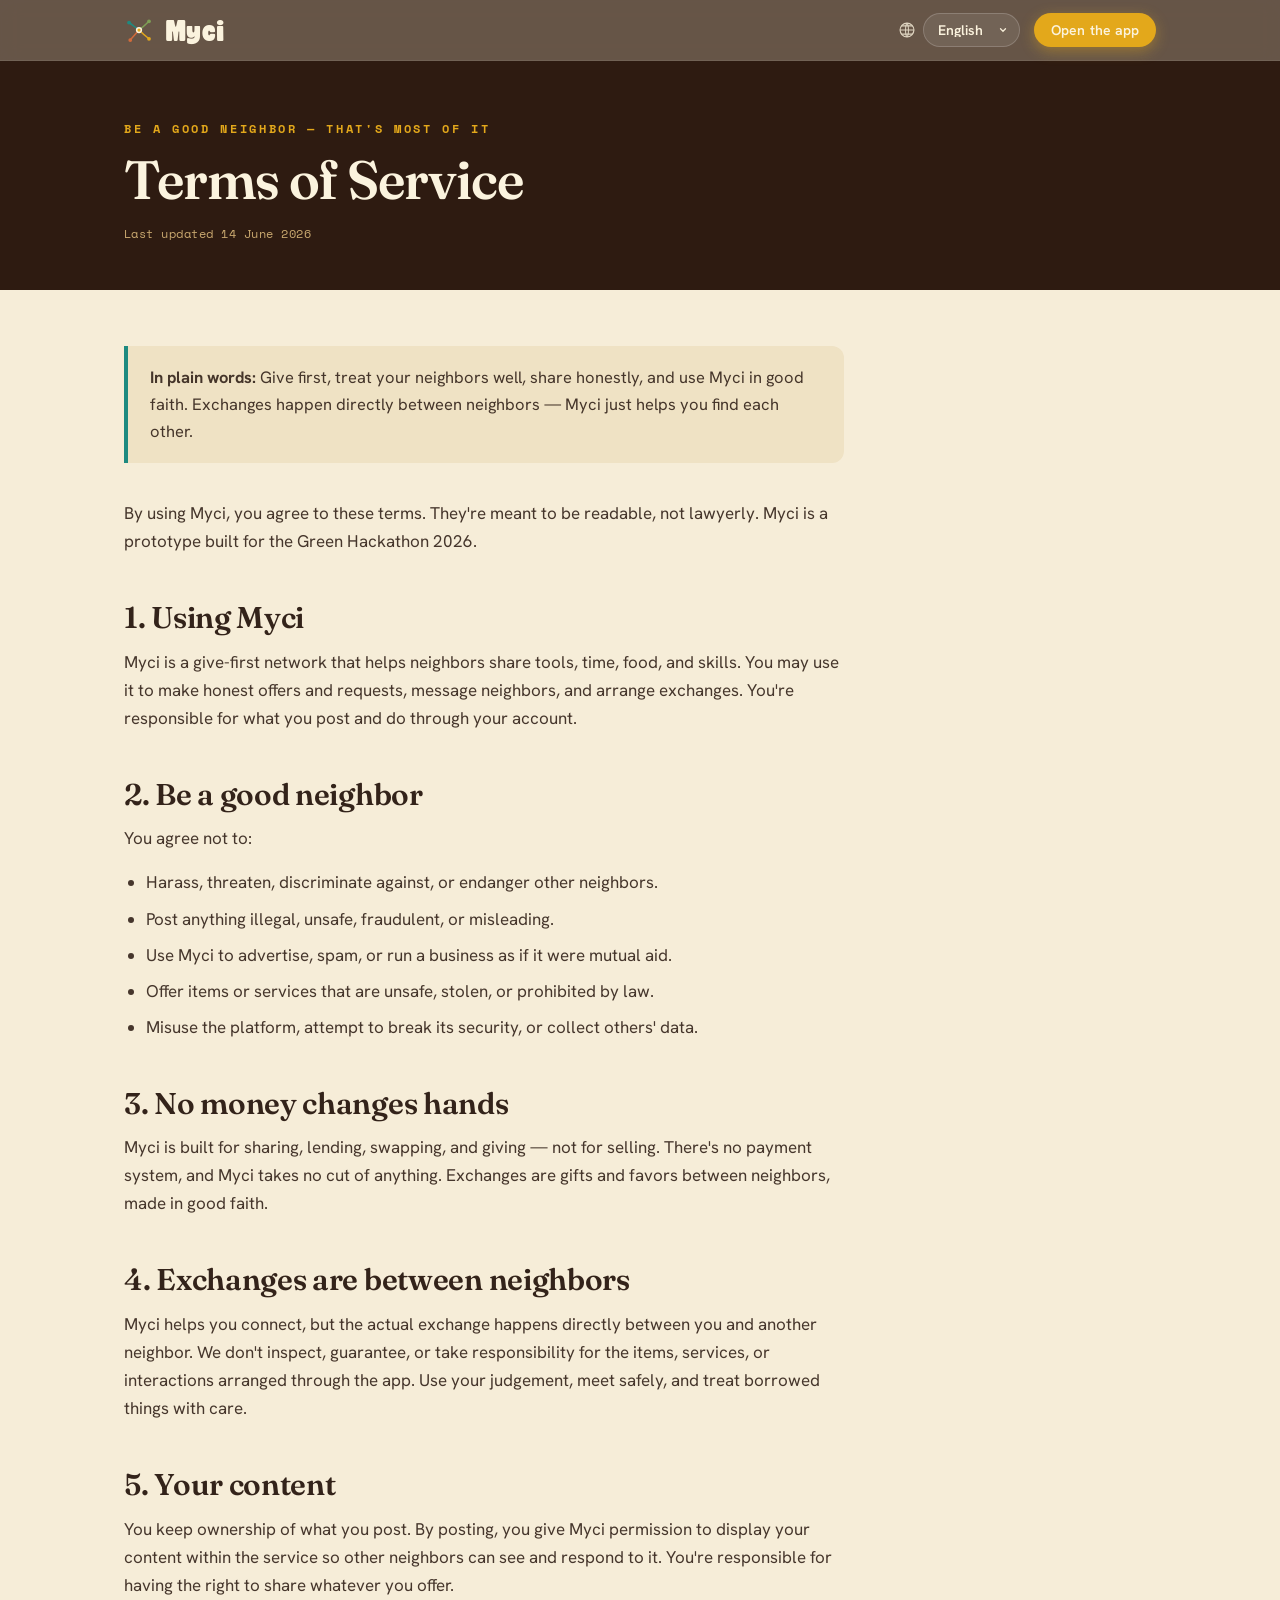
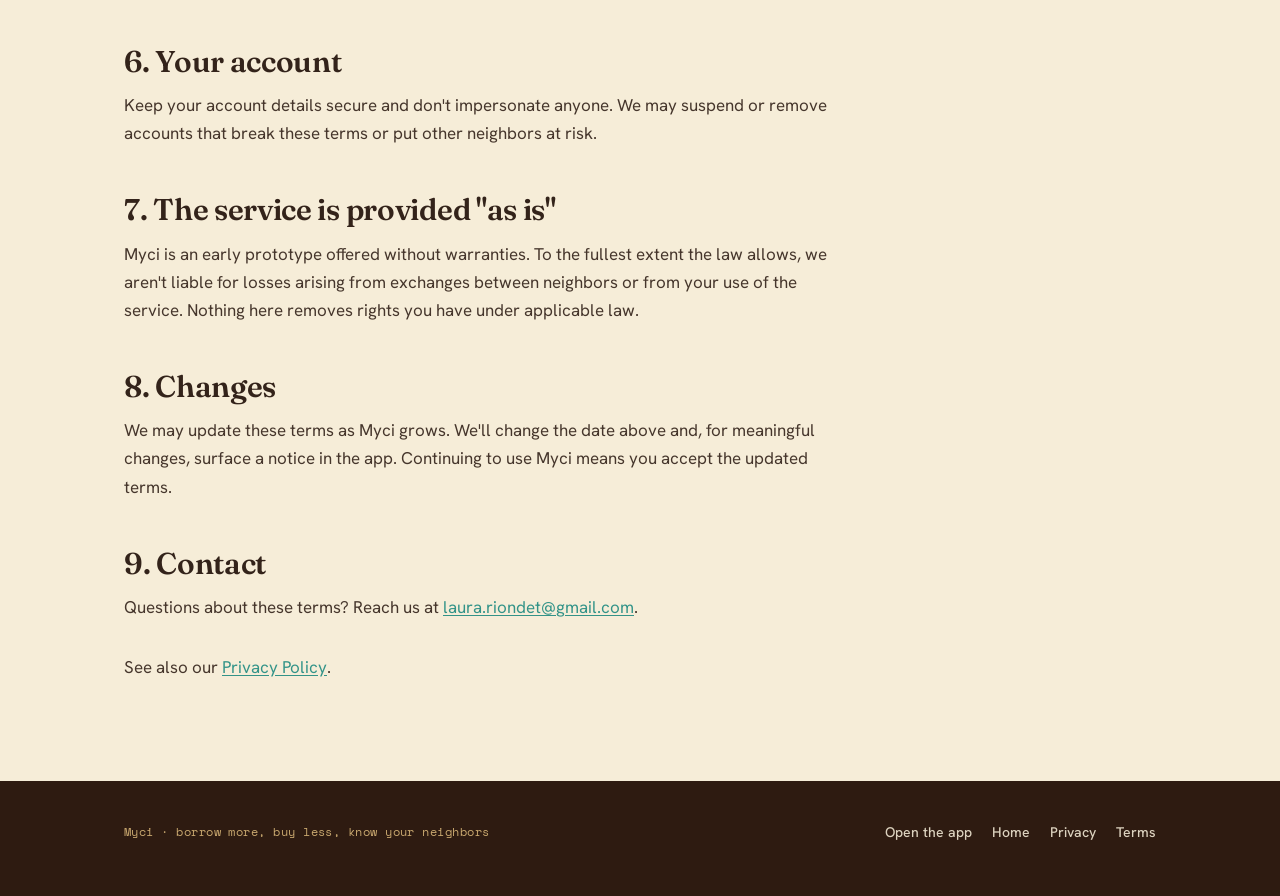
<file: myci/terms.html>
<!DOCTYPE html>
<html lang="en">
<head>
<meta charset="UTF-8" />
<meta name="viewport" content="width=device-width, initial-scale=1.0" />
<title data-i18n="tos.metaTitle">Terms of Service — Myci</title>
<meta name="description" data-i18n-attr="content=tos.metaDesc" content="The simple terms for using Myci: give first, be a good neighbor, and use the network in good faith." />
<meta name="robots" content="index, follow" />

<link rel="preconnect" href="https://fonts.googleapis.com" />
<link rel="preconnect" href="https://fonts.gstatic.com" crossorigin />
<link href="https://fonts.googleapis.com/css2?family=Fraunces:opsz,wght@9..144,400;9..144,500;9..144,600;9..144,700&family=Hanken+Grotesk:wght@400;500;600;700&family=Space+Mono:wght@400;700&display=swap" rel="stylesheet" />

<link rel="stylesheet" href="globals.css" />
<style>html { scroll-behavior: smooth; }</style>
</head>
<body class="landing">

<a class="skip" href="#main" data-i18n="skip">Skip to content</a>

<!-- ── Header ───────────────────────────────────────────────────────────── -->
<header class="site-header">
  <div class="wrap">
    <a class="logo-lockup" href="/" aria-label="Myci home">
      <svg class="logo-mark" viewBox="0 0 48 48" fill="none" aria-hidden="true">
        <g stroke-linecap="round">
          <path d="M24 24 C18 20 13 15 8 12"   stroke="#1E8A80" stroke-width="2.4"/>
          <path d="M24 24 C31 19 36 14 40 10"  stroke="#7E9F56" stroke-width="2.4"/>
          <path d="M24 24 C19 30 14 35 10 40"  stroke="#D26A3A" stroke-width="2.4"/>
          <path d="M24 24 C31 31 36 35 40 38"  stroke="#E3A81B" stroke-width="2.4"/>
        </g>
        <g>
          <circle cx="8"  cy="12" r="3" fill="#1E8A80"/>
          <circle cx="40" cy="10" r="3" fill="#7E9F56"/>
          <circle cx="10" cy="40" r="3" fill="#D26A3A"/>
          <circle cx="40" cy="38" r="3" fill="#E3A81B"/>
          <circle cx="24" cy="24" r="5" fill="#FBF3DE"/>
          <circle cx="24" cy="24" r="2.6" fill="#E3A81B"/>
        </g>
      </svg>
      <span class="logo-word">Myci</span>
    </a>
    <div class="header-actions">
      <div data-lang-switch></div>
      <a class="btn btn-primary btn-sm" href="/app" data-i18n="nav.openApp">Open the app</a>
    </div>
  </div>
</header>

<main id="main">

  <!-- ── Title ──────────────────────────────────────────────────────────── -->
  <section class="legal-hero">
    <div class="wrap">
      <p class="eyebrow" data-i18n="tos.eyebrow">Be a good neighbor — that's most of it</p>
      <h1 data-i18n="tos.h1">Terms of Service</h1>
      <p class="updated" data-i18n="tos.updated">Last updated 14 June 2026</p>
    </div>
  </section>

  <!-- ── Body ───────────────────────────────────────────────────────────── -->
  <section class="legal">
    <div class="wrap">
      <article class="prose">

        <div class="tldr">
          <p data-i18n-html="tos.tldr"><strong>In plain words:</strong> Give first, treat your neighbors well, share honestly, and use Myci in good faith. Exchanges happen directly between neighbors — Myci just helps you find each other.</p>
        </div>

        <p class="lead" data-i18n="tos.lead">By using Myci, you agree to these terms. They're meant to be readable, not lawyerly. Myci is a prototype built for the Green Hackathon 2026.</p>

        <h2 data-i18n="tos.h2using">1. Using Myci</h2>
        <p data-i18n="tos.using">Myci is a give-first network that helps neighbors share tools, time, food, and skills. You may use it to make honest offers and requests, message neighbors, and arrange exchanges. You're responsible for what you post and do through your account.</p>

        <h2 data-i18n="tos.h2good">2. Be a good neighbor</h2>
        <p data-i18n="tos.goodLead">You agree not to:</p>
        <ul>
          <li data-i18n="tos.good1">Harass, threaten, discriminate against, or endanger other neighbors.</li>
          <li data-i18n="tos.good2">Post anything illegal, unsafe, fraudulent, or misleading.</li>
          <li data-i18n="tos.good3">Use Myci to advertise, spam, or run a business as if it were mutual aid.</li>
          <li data-i18n="tos.good4">Offer items or services that are unsafe, stolen, or prohibited by law.</li>
          <li data-i18n="tos.good5">Misuse the platform, attempt to break its security, or collect others' data.</li>
        </ul>

        <h2 data-i18n="tos.h2money">3. No money changes hands</h2>
        <p data-i18n="tos.money">Myci is built for sharing, lending, swapping, and giving — not for selling. There's no payment system, and Myci takes no cut of anything. Exchanges are gifts and favors between neighbors, made in good faith.</p>

        <h2 data-i18n="tos.h2between">4. Exchanges are between neighbors</h2>
        <p data-i18n="tos.between">Myci helps you connect, but the actual exchange happens directly between you and another neighbor. We don't inspect, guarantee, or take responsibility for the items, services, or interactions arranged through the app. Use your judgement, meet safely, and treat borrowed things with care.</p>

        <h2 data-i18n="tos.h2content">5. Your content</h2>
        <p data-i18n="tos.content">You keep ownership of what you post. By posting, you give Myci permission to display your content within the service so other neighbors can see and respond to it. You're responsible for having the right to share whatever you offer.</p>

        <h2 data-i18n="tos.h2account">6. Your account</h2>
        <p data-i18n="tos.account">Keep your account details secure and don't impersonate anyone. We may suspend or remove accounts that break these terms or put other neighbors at risk.</p>

        <h2 data-i18n="tos.h2asis">7. The service is provided "as is"</h2>
        <p data-i18n="tos.asis">Myci is an early prototype offered without warranties. To the fullest extent the law allows, we aren't liable for losses arising from exchanges between neighbors or from your use of the service. Nothing here removes rights you have under applicable law.</p>

        <h2 data-i18n="tos.h2changes">8. Changes</h2>
        <p data-i18n="tos.changes">We may update these terms as Myci grows. We'll change the date above and, for meaningful changes, surface a notice in the app. Continuing to use Myci means you accept the updated terms.</p>

        <h2 data-i18n="tos.h2contact">9. Contact</h2>
        <p data-i18n-html="tos.contact">Questions about these terms? Reach us at <a href="mailto:laura.riondet@gmail.com">laura.riondet@gmail.com</a>.</p>

        <p style="margin-top:32px;" data-i18n-html="tos.seealso">See also our <a href="/privacy">Privacy Policy</a>.</p>

      </article>
    </div>
  </section>

</main>

<!-- ── Footer ───────────────────────────────────────────────────────────── -->
<footer class="site-footer">
  <div class="wrap">
    <span class="muted" data-i18n="footer.tagline">Myci · borrow more, buy less, know your neighbors</span>
    <nav class="links" aria-label="Footer">
      <a href="/app" data-i18n="footer.openApp">Open the app</a>
      <a href="/" data-i18n="footer.home">Home</a>
      <a href="/privacy" data-i18n="footer.privacy">Privacy</a>
      <a href="/terms" data-i18n="footer.terms">Terms</a>
    </nav>
  </div>
</footer>

<!-- Public-page i18n + language switcher (shares the app's myci.lang) -->
<script src="landing-i18n.js"></script>
</body>
</html>
</file>
<file: myci/globals.css>
/* ─────────────────────────────────────────────────────────────────────────
   globals.css — Myci design system
   Shared by the landing page (index.html) and the app prototype (Myci.html).
   One source of truth for palette, type, texture, and motion.
   ───────────────────────────────────────────────────────────────────────── */

/* ── Brand display face ── */
@font-face {
  font-family: 'Super Mellow';
  src: url("SuperMellow.ttf") format("truetype");
  font-weight: normal;
  font-style: normal;
  font-display: swap;
}

:root {
  /* ── 70s earth palette ── */
  --accent:    #D6AD08;  /* amber — give */
  --amber-dk:  #B27500;
  --tobacco:   #472C1C;  /* deep brown */
  --soil:      #3A2A1E;
  --soil-dk:   #2e2016;
  --soil-dkr:  #1c130b;
  --sage:      #8CA679;  /* request / growth */
  --rust:      #C26A2B;  /* barter */
  --cream:     #FEF4D6;  /* ink on dark */
  --parchment: #E8DCC8;
  --muted:     #b79a6e;  /* mono captions */
  --muted-dim: #9a8260;

  /* ── Type ── */
  --display: 'Super Mellow', 'Alfa Slab One', serif;  /* big chunky headers + MYCI wordmark */
  --slab:    'Trocchi', serif;        /* body */
  --type:    'Cutive', serif;         /* typewriter labels */
  --mono:    'Cutive Mono', monospace;/* chrome / eyebrows */

  /* ── Rhythm ── */
  --maxw: 1080px;
  --radius: 16px;
}

* { box-sizing: border-box; }

/* ── Grain / paper texture (matches the in-app <Grain/> primitive) ── */
.grain {
  position: absolute; inset: 0; pointer-events: none;
  background-image: url("data:image/svg+xml;utf8,%3Csvg%20xmlns='http://www.w3.org/2000/svg'%20width='160'%20height='160'%3E%3Cfilter%20id='n'%3E%3CfeTurbulence%20type='fractalNoise'%20baseFrequency='0.9'%20numOctaves='2'%20stitchTiles='stitch'/%3E%3CfeColorMatrix%20type='saturate'%20values='0'/%3E%3C/filter%3E%3Crect%20width='100%25'%20height='100%25'%20filter='url(%23n)'%20opacity='0.5'/%3E%3C/svg%3E");
  background-size: 160px 160px;
  opacity: 0.06; mix-blend-mode: multiply;
}

/* ── Shared keyframes (used by the app screens too) ── */
@keyframes growThread   { from { stroke-dashoffset: 120; } to { stroke-dashoffset: 0; } }
@keyframes youPulse     { 0%,100% { opacity: .45; transform: scale(1); } 50% { opacity: 1; transform: scale(1.14); } }
@keyframes toastIn      { from { opacity: 0; transform: translateX(-50%) translateY(10px); } to { opacity: 1; transform: translateX(-50%) translateY(0); } }
@keyframes slideInRight { from { transform: translateX(34px); } to { transform: none; } }
@keyframes slideInLeft  { from { transform: translateX(-34px); } to { transform: none; } }
@keyframes fadeUp       { from { transform: translateY(14px); } to { transform: none; } }
@keyframes revealUp     { from { opacity: 0; transform: translateY(16px); } to { opacity: 1; transform: none; } }
@keyframes slideUpScale { from { transform: translateY(44px) scale(.96); } to { transform: none; } }
@keyframes riseUp       { from { transform: translateY(9px); } to { transform: none; } }
@keyframes sheetUp      { from { transform: translateY(100%); } to { transform: translateY(0); } }
@keyframes fadeIn       { from { opacity: 0; } to { opacity: 1; } }
@keyframes mycFlow      { to { stroke-dashoffset: -20; } }
@keyframes mycGrow      { 0% { stroke-dashoffset: 560; opacity: 0; } 8% { opacity: .5; } 42% { stroke-dashoffset: 0; opacity: .5; } 90% { stroke-dashoffset: 0; opacity: .5; } 100% { stroke-dashoffset: 0; opacity: 0; } }
@keyframes nodePulse    { 0%,100% { opacity: .5; transform: translate(-50%,-50%) scale(1); } 50% { opacity: 1; transform: translate(-50%,-50%) scale(1.5); } }
@keyframes mycSpin      { to { transform: rotate(360deg); } }
.myc-spin { animation: mycSpin .8s linear infinite; }

/* ─────────────────────────────────────────────────────────────────────────
   LANDING PAGE — 70s revival palette, scoped fonts, animation system.
   Font + palette overrides live on body.landing so the app (Myci.html) keeps
   its own identity via the :root values above.
   ───────────────────────────────────────────────────────────────────────── */

html, body { margin: 0; }

body.landing {
  /* ── 70s palette ── */
  --paper:    #F6EDD8;   /* warm cream — the secondary base */
  --paper-2:  #EFE2C4;
  --ink:      #33231A;   /* deep cocoa text on cream */
  --ink-soft: #6E5A49;
  --amber:    #E3A81B;   /* give */
  --teal:     #1E8A80;   /* connect */
  --teal-dk:  #14605A;
  --green:    #7E9F56;   /* grow (avocado) */
  --orange:   #D26A3A;   /* barter / energy (terracotta) */
  --cocoa:    #2E1B11;   /* dark band */
  --cocoa-2:  #3C2517;
  --cream:    #FBF3DE;   /* light ink on dark */
  --muted:    #C9A86F;

  /* ── Type (modern body + characterful display, scoped to landing) ── */
  --display:  'Fraunces', Georgia, serif;
  --wordmark: 'Super Mellow', 'Fraunces', Georgia, serif; /* the "Myci" name only */
  --slab:     'Hanken Grotesk', system-ui, sans-serif;  /* body */
  --type:     'Hanken Grotesk', system-ui, sans-serif;  /* UI / buttons */
  --mono:     'Space Mono', ui-monospace, monospace;    /* eyebrows */

  background: var(--paper);
  color: var(--ink);
  font-family: var(--slab);
  font-size: 17px;
  -webkit-font-smoothing: antialiased;
  text-rendering: optimizeLegibility;
  line-height: 1.6;
}

.landing img, .landing svg { display: block; }
.landing a { color: inherit; }

.skip {
  position: absolute; left: -9999px; top: 0; z-index: 100;
  background: var(--amber); color: var(--ink); padding: 10px 16px;
  border-radius: 0 0 10px 0; font-family: var(--type); font-weight: 600;
}
.skip:focus { left: 0; }
:focus-visible { outline: 3px solid var(--teal); outline-offset: 3px; border-radius: 4px; }

.wrap { width: 100%; max-width: var(--maxw); margin: 0 auto; padding: 0 24px; }

.eyebrow {
  font-family: var(--mono); text-transform: uppercase;
  letter-spacing: .22em; font-size: 12px; font-weight: 700; color: var(--teal);
  margin: 0 0 16px;
}
.on-dark .eyebrow { color: var(--amber); }

/* ── Logo mark ── */
.logo-lockup { display: inline-flex; align-items: center; gap: 11px; text-decoration: none; }
.logo-mark { width: 30px; height: 30px; flex-shrink: 0; }
.logo-word {
  font-family: var(--wordmark); font-weight: normal;
  font-size: 30px; letter-spacing: .01em; line-height: 1; color: currentColor;
}

/* ── Header ── */
.site-header {
  position: sticky; top: 0; z-index: 40;
  background: rgba(46,27,17,.72); backdrop-filter: blur(10px) saturate(1.2);
  border-bottom: 1px solid #ffffff14; color: var(--cream);
}
.site-header .wrap {
  display: flex; align-items: center; justify-content: space-between;
  padding-top: 13px; padding-bottom: 13px;
}
.header-actions { display: flex; align-items: center; gap: 14px; }

/* ── Language switcher (public pages) ── */
.lang-switch { display: inline-flex; align-items: center; gap: 7px; color: var(--cream); }
.lang-globe { width: 18px; height: 18px; opacity: .8; flex-shrink: 0; }
.lang-switch select {
  appearance: none; -webkit-appearance: none; -moz-appearance: none;
  font-family: var(--type); font-weight: 600; font-size: 14px; line-height: 1;
  color: var(--cream); background-color: #ffffff14; border: 1px solid #ffffff2e;
  border-radius: 999px; padding: 9px 30px 9px 14px; cursor: pointer;
  background-image: url("data:image/svg+xml,%3Csvg xmlns='http://www.w3.org/2000/svg' viewBox='0 0 24 24' fill='none' stroke='%23F6EDD8' stroke-width='3' stroke-linecap='round'%3E%3Cpath d='M6 9l6 6 6-6'/%3E%3C/svg%3E");
  background-repeat: no-repeat; background-position: right 11px center; background-size: 10px;
  transition: background-color .12s ease;
}
.lang-switch select:hover { background-color: #ffffff26; }
.lang-switch option { color: #2E1B11; }
[dir="rtl"] .lang-switch select {
  padding: 9px 14px 9px 30px; background-position: left 11px center;
}
@media (max-width: 480px) {
  .lang-switch select { padding: 8px 26px 8px 11px; font-size: 13px; }
  [dir="rtl"] .lang-switch select { padding: 8px 11px 8px 26px; }
}

/* ── Buttons (body font, vertically centred) ── */
.btn {
  display: inline-flex; align-items: center; justify-content: center; gap: 9px;
  font-family: var(--type); font-weight: 600; font-size: 16px; line-height: 1;
  letter-spacing: .005em; padding: 15px 24px; border-radius: 999px; border: none;
  cursor: pointer; text-decoration: none; white-space: nowrap;
  transition: transform .12s ease, box-shadow .12s ease, background .12s ease;
}
.btn > i { line-height: 1; }
.btn:hover { transform: translateY(-2px); }
.btn:active { transform: translateY(0); }
.btn-primary {
  background: var(--amber); color: #3A2410;
  box-shadow: 0 4px 14px rgba(227,168,27,.4);
}
.btn-primary:hover { background: #efb52c; box-shadow: 0 7px 20px rgba(227,168,27,.5); }
.btn-teal { background: var(--teal); color: #FBF3DE; box-shadow: 0 4px 14px rgba(20,96,90,.4); }
.btn-teal:hover { background: #239b90; }
.btn-outline { background: transparent; color: currentColor; border: 1.5px solid currentColor; }
.btn-outline:hover { background: #ffffff14; }
.btn-sm { padding: 10px 17px; font-size: 14px; }
.btn-lg { padding: 18px 30px; font-size: 18px; }

/* ── Bands & section rhythm ── */
section.band { padding: 84px 0; position: relative; overflow: hidden; }
.band-paper  { background: var(--paper); color: var(--ink); }
.band-paper2 { background: var(--paper-2); color: var(--ink); }
.band-cocoa  { background: var(--cocoa); color: var(--cream); }
.band-teal   { background: var(--teal-dk); color: var(--cream); }
.band-green  { background: var(--green); color: #21300F; }
.band-amber  { background: linear-gradient(150deg, #EAB42B, var(--amber)); color: #3A2410; }
.on-dark { color: var(--cream); }

h2.section-title {
  font-family: var(--display); font-optical-sizing: auto; font-weight: 600;
  font-size: clamp(30px, 5vw, 46px); line-height: 1.08; margin: 0;
  letter-spacing: -.015em; text-wrap: balance; color: inherit;
}
.section-lead {
  font-family: var(--slab); font-size: 18.5px; max-width: 620px; margin: 18px 0 0;
  line-height: 1.62; color: inherit; opacity: .82;
}
.center { text-align: center; }
.center .section-lead { margin-left: auto; margin-right: auto; }

/* Two-column section with an illustration */
.split-grid { display: grid; grid-template-columns: 1fr; gap: 34px; align-items: center; }
@media (min-width: 820px) { .split-grid { grid-template-columns: 1.05fr .95fr; gap: 52px; } }
.illus { width: 100%; height: auto; display: block; }

/* Emphasised punchline — the one line that says what Myci is for */
.punch-line {
  font-family: var(--display); font-optical-sizing: auto; font-weight: 600;
  font-size: clamp(24px, 4.2vw, 38px); line-height: 1.2; letter-spacing: -.015em;
  margin: 26px 0 0; color: var(--teal-dk);
}
.punch-line .hl {
  background: linear-gradient(transparent 58%, rgba(227,168,27,.5) 58%);
  padding: 0 .08em; border-radius: 2px;
}

/* ── Hero ── */
.hero {
  position: relative; overflow: hidden; padding: 88px 0 84px;
  background:
    radial-gradient(80% 60% at 18% 8%, rgba(30,138,128,.34) 0%, transparent 55%),
    radial-gradient(70% 60% at 92% 96%, rgba(210,106,58,.30) 0%, transparent 55%),
    radial-gradient(110% 90% at 50% 40%, #3C2517 0%, #2E1B11 60%, #20120A 100%);
  color: var(--cream);
}
.hero-net { position: absolute; inset: 0; pointer-events: none; opacity: .72; }
/* brown radial under the title for separation (same idea as the app landing) */
.hero-veil {
  position: absolute; left: 50%; top: 46%; transform: translate(-50%, -50%);
  width: min(760px, 122vw); height: 560px; pointer-events: none;
  background: radial-gradient(ellipse 46% 42% at 50% 50%,
    rgba(46,27,17,.94) 0%, rgba(46,27,17,.72) 34%, rgba(46,27,17,0) 72%);
}
.hero .wrap { position: relative; text-align: center; }
.hero .logo-lockup { justify-content: center; margin-bottom: 26px; }
.hero .logo-mark { width: 56px; height: 56px; }
.hero h1 {
  font-family: var(--wordmark); font-weight: normal;
  font-size: clamp(66px, 15vw, 140px); line-height: .92; margin: 6px 0 0;
  letter-spacing: .01em; color: var(--cream);
  text-shadow: 0 2px 30px rgba(0,0,0,.4);
}
.hero h1 .seed { color: var(--amber); }
.hero .tagline {
  font-family: var(--display); font-optical-sizing: auto; font-weight: 500;
  font-size: clamp(22px, 4.2vw, 34px); line-height: 1.18;
  margin: 22px auto 0; max-width: 640px; color: var(--cream); letter-spacing: -.01em;
}
.hero .subline {
  font-family: var(--slab); font-size: 17px; line-height: 1.55;
  margin: 16px auto 0; max-width: 480px; color: #E9D7B8;
}
.hero-cta { display: flex; gap: 13px; justify-content: center; flex-wrap: wrap; margin-top: 32px; }
.hero-note {
  font-family: var(--mono); font-size: 12px; color: var(--muted);
  margin-top: 20px; letter-spacing: .04em;
}

/* ── Doom / counter-proof (warm "human" cards, side by side) ── */
.counter { display: grid; grid-template-columns: 1fr; gap: 22px; margin-top: 44px; align-items: stretch; }
@media (min-width: 720px) { .counter { grid-template-columns: 1fr 1fr; gap: 28px; } }
.stat-card { border-radius: 18px; padding: 30px; position: relative; overflow: hidden; border: 1px solid #ffffff14; }
.stat-doom  { background: #2a1a0e; color: var(--cream); }
.stat-proof { background: linear-gradient(160deg, #5a3a24, #3C2517); color: var(--cream); }
.stat-big {
  font-family: var(--display); font-optical-sizing: auto; font-weight: 600;
  font-size: clamp(42px, 8vw, 60px); line-height: 1; margin: 0; letter-spacing: -.02em;
}
.stat-doom .stat-big  { color: #e8b79c; }
.stat-proof .stat-big { color: var(--amber); }
.stat-label { font-family: var(--slab); font-size: 16.5px; margin: 14px 0 0; line-height: 1.5; color: #E8DCC8; opacity: .92; }
.stat-kicker { font-family: var(--mono); font-size: 11px; font-weight: 700; letter-spacing: .2em; text-transform: uppercase; color: var(--muted); margin: 0 0 16px; opacity: .85; }

/* ── Why the name "Myci" ── */
.name-word {
  font-family: var(--wordmark); font-weight: normal;
  font-size: clamp(72px, 16vw, 150px); line-height: .9; margin: 10px 0 0;
  color: var(--cream); letter-spacing: .01em;
}
.name-blend {
  display: flex; gap: 16px; align-items: baseline; justify-content: center; flex-wrap: wrap;
  font-family: var(--display); font-optical-sizing: auto; font-weight: 500;
  font-size: clamp(22px, 4.4vw, 34px); letter-spacing: -.01em;
  margin: 22px 0 0; color: #E9D7B8;
}
.name-blend b { font-weight: 700; }
.name-blend .nb-myc { color: var(--green); }
.name-blend .nb-city { color: var(--amber); }
.name-blend .nb-plus { font-family: var(--mono); color: var(--muted); font-size: .8em; }
.name-cols { display: grid; grid-template-columns: 1fr; gap: 20px; margin-top: 44px; text-align: left; }
@media (min-width: 760px) { .name-cols { grid-template-columns: 1fr 1fr; gap: 26px; } }
.name-card {
  background: #ffffff0e; border: 1px solid #ffffff1c; border-radius: 20px;
  padding: 28px; border-top: 3px solid var(--green);
}
.name-card.city { border-top-color: var(--amber); }
.name-card .ico { font-size: 30px; line-height: 1; }
.name-card h3 {
  font-family: var(--display); font-weight: 600; font-size: 20px;
  margin: 14px 0 8px; letter-spacing: -.01em; color: var(--cream);
}
.name-card h3 b { font-style: normal; }
.name-card .nb-myc { color: var(--green); }
.name-card .nb-city { color: var(--amber); }
.name-card p { margin: 0; font-family: var(--slab); font-size: 15px; line-height: 1.55; opacity: .85; }
.name-foot { font-family: var(--display); font-weight: 500; font-size: clamp(19px, 3vw, 24px); margin: 40px auto 0; max-width: 560px; color: var(--cream); }

/* ── Steps ── */
.steps { display: grid; grid-template-columns: 1fr; gap: 20px; margin-top: 46px; }
@media (min-width: 760px) { .steps { grid-template-columns: repeat(3, 1fr); } }
.step {
  background: #ffffff12; border: 1px solid #ffffff1f; border-radius: 20px;
  padding: 28px; position: relative;
}
.step-num {
  font-family: var(--display); font-weight: 600; font-size: 22px; color: #2A1A0E;
  width: 46px; height: 46px; border-radius: 50%; display: grid; place-items: center;
}
.step:nth-child(1) .step-num { background: var(--amber); }
.step:nth-child(2) .step-num { background: var(--green); }
.step:nth-child(3) .step-num { background: var(--orange); color: #FBF3DE; }
.step h3 { font-family: var(--display); font-weight: 600; font-size: 21px; margin: 18px 0 8px; color: inherit; letter-spacing: -.01em; }
.step p { margin: 0; font-family: var(--slab); font-size: 15.5px; line-height: 1.55; opacity: .85; }

/* ── Flow / categories ── */
.chips { display: flex; flex-wrap: wrap; gap: 12px; margin-top: 34px; }
.chip {
  font-family: var(--slab); font-weight: 500; font-size: 15.5px;
  padding: 11px 19px; border-radius: 999px; background: #fff;
  border: 1.5px solid #33231a1a; color: var(--ink);
  display: inline-flex; align-items: center; gap: 10px;
  box-shadow: 0 2px 6px rgba(51,35,26,.06); transition: transform .12s ease;
}
.chip:hover { transform: translateY(-2px); }
.chip .dot { width: 10px; height: 10px; border-radius: 50%; flex-shrink: 0; }

/* ── Principles ── */
.principles { display: grid; grid-template-columns: 1fr; gap: 20px; margin-top: 46px; }
@media (min-width: 700px) { .principles { grid-template-columns: 1fr 1fr; } }
.principle {
  background: #ffffff0e; border: 1px solid #ffffff1c; border-radius: 20px;
  padding: 28px; position: relative;
  border-top: 3px solid var(--amber);
}
.principle:nth-child(2) { border-top-color: var(--green); }
.principle:nth-child(3) { border-top-color: var(--teal); }
.principle:nth-child(4) { border-top-color: var(--orange); }
.principle .ico { font-size: 32px; line-height: 1; }
.principle h3 { font-family: var(--display); font-weight: 600; font-size: 20px; margin: 14px 0 8px; color: inherit; letter-spacing: -.01em; }
.principle p { margin: 0; font-family: var(--slab); font-size: 15px; line-height: 1.55; opacity: .85; }
.principle .tick { font-family: var(--mono); font-size: 10.5px; font-weight: 700; letter-spacing: .14em; text-transform: uppercase; color: var(--amber); margin: 14px 0 0; }

/* ── One street → every street ── */
.pattern { text-align: center; }
.pattern .grid-streets { display: flex; gap: 10px; justify-content: center; flex-wrap: wrap; margin-top: 38px; }
.pattern .tile {
  font-family: var(--mono); font-size: 11px; font-weight: 700; letter-spacing: .1em; text-transform: uppercase;
  padding: 14px 17px; border-radius: 12px; border: 1.5px dashed #21300F44; color: #21300Fcc;
}
.pattern .tile.lit { border-style: solid; border-color: #21300F; color: #21300F; background: #ffffff44; }

/* ── Final CTA ── */
.final { text-align: center; padding: 96px 0; }
.final h2 {
  font-family: var(--display); font-weight: 600; font-size: clamp(36px, 7vw, 62px);
  line-height: 1; margin: 0 0 12px; letter-spacing: -.02em; color: inherit;
}
.final p { font-family: var(--slab); font-size: 18px; margin: 0 0 30px; opacity: .82; }

/* ── Footer ── */
.site-footer { background: var(--cocoa); color: var(--cream); padding: 40px 0 52px; }
.site-footer .wrap { display: flex; flex-wrap: wrap; gap: 14px; justify-content: space-between; align-items: center; }
.site-footer .muted { font-family: var(--mono); font-size: 11.5px; color: var(--muted); letter-spacing: .04em; }
.site-footer .links { display: flex; gap: 20px; }
.site-footer a { font-family: var(--slab); font-weight: 500; font-size: 14px; color: var(--cream); text-decoration: none; opacity: .85; }
.site-footer a:hover { color: var(--amber); opacity: 1; }

/* ── Legal pages (privacy, terms) ── */
.legal-hero { background: var(--cocoa); color: var(--cream); padding: 58px 0 46px; }
.legal-hero .eyebrow { color: var(--amber); margin-bottom: 14px; }
.legal-hero h1 {
  font-family: var(--display); font-optical-sizing: auto; font-weight: 600;
  font-size: clamp(34px, 6vw, 54px); line-height: 1.04; letter-spacing: -.02em; margin: 0;
}
.legal-hero .updated { font-family: var(--mono); font-size: 12px; color: var(--muted); margin: 16px 0 0; letter-spacing: .04em; }

.legal { background: var(--paper); padding: 56px 0 84px; }
.legal .prose { max-width: 720px; }
.legal .prose h2 {
  font-family: var(--display); font-optical-sizing: auto; font-weight: 600;
  font-size: clamp(22px, 3.4vw, 30px); line-height: 1.15; letter-spacing: -.01em;
  margin: 46px 0 12px; color: var(--ink);
}
.legal .prose h2:first-child { margin-top: 0; }
.legal .prose p,
.legal .prose li { font-family: var(--slab); font-size: 17px; line-height: 1.65; color: var(--ink); opacity: .9; }
.legal .prose p { margin: 0 0 16px; }
.legal .prose ul { margin: 0 0 16px; padding-left: 22px; }
.legal .prose li { margin: 0 0 8px; }
.legal .prose strong { font-weight: 700; color: var(--ink); opacity: 1; }
.legal .prose a { color: var(--teal); text-decoration: underline; text-underline-offset: 2px; }
.legal .lead { font-size: 19px; opacity: 1; }
.legal .tldr {
  background: var(--paper-2); border-left: 4px solid var(--teal);
  border-radius: 0 12px 12px 0; padding: 18px 22px; margin: 0 0 36px;
}
.legal .tldr p { margin: 0; font-size: 16.5px; }

/* ─────────────────────────────────────────────────────────────────────────
   ANIMATION SYSTEM (entrance + scroll-reveal)
   ───────────────────────────────────────────────────────────────────────── */
@keyframes heroIn   { from { opacity: 0; transform: translateY(26px); } to { opacity: 1; transform: none; } }
@keyframes markPop  { from { opacity: 0; transform: scale(.6) rotate(-12deg); } to { opacity: 1; transform: none; } }
@keyframes floaty   { 0%,100% { transform: translateY(0); } 50% { transform: translateY(-6px); } }
@keyframes drawIn   { from { stroke-dashoffset: var(--len, 200); } to { stroke-dashoffset: 0; } }
@keyframes nodeIn   { from { opacity: 0; transform: scale(0); } to { opacity: 1; transform: scale(1); } }

/* Hero entrance — staggered */
.hero .anim { opacity: 0; animation: heroIn .8s cubic-bezier(.22,.61,.36,1) forwards; }
.hero .logo-lockup.anim { animation: markPop .7s cubic-bezier(.34,1.56,.64,1) forwards; }
.hero .d1 { animation-delay: .05s; }
.hero .d2 { animation-delay: .18s; }
.hero .d3 { animation-delay: .30s; }
.hero .d4 { animation-delay: .42s; }
.hero .d5 { animation-delay: .54s; }
.logo-mark.floaty { animation: floaty 5s ease-in-out infinite; }

/* Hero mycelium draw-in */
.hero-net .thread { stroke-dasharray: var(--len, 200); stroke-dashoffset: var(--len, 200); animation: drawIn 2s ease forwards; }
.hero-net .node   { opacity: 0; transform-box: fill-box; transform-origin: center; animation: nodeIn .5s ease forwards; }

/* Scroll reveal */
.reveal { opacity: 0; transform: translateY(28px); transition: opacity .7s ease, transform .7s cubic-bezier(.22,.61,.36,1); transition-delay: var(--d, 0s); }
.reveal-l { transform: translateX(-34px); }
.reveal-r { transform: translateX(34px); }
.reveal.is-visible { opacity: 1; transform: none; }

/* ── Reduced-motion safety net (shared) ── */
@media (prefers-reduced-motion: reduce) {
  .myc-flow, .myc-grow { animation: none !important; }
  .myc-grow { opacity: .5 !important; stroke-dashoffset: 0 !important; }
  .hero .anim, .logo-mark.floaty { animation: none !important; opacity: 1 !important; }
  .hero-net .thread { animation: none !important; stroke-dashoffset: 0 !important; }
  .hero-net .node { animation: none !important; opacity: 1 !important; }
  .reveal { transition: none !important; opacity: 1 !important; transform: none !important; }
  * { scroll-behavior: auto !important; }
}
</file>
